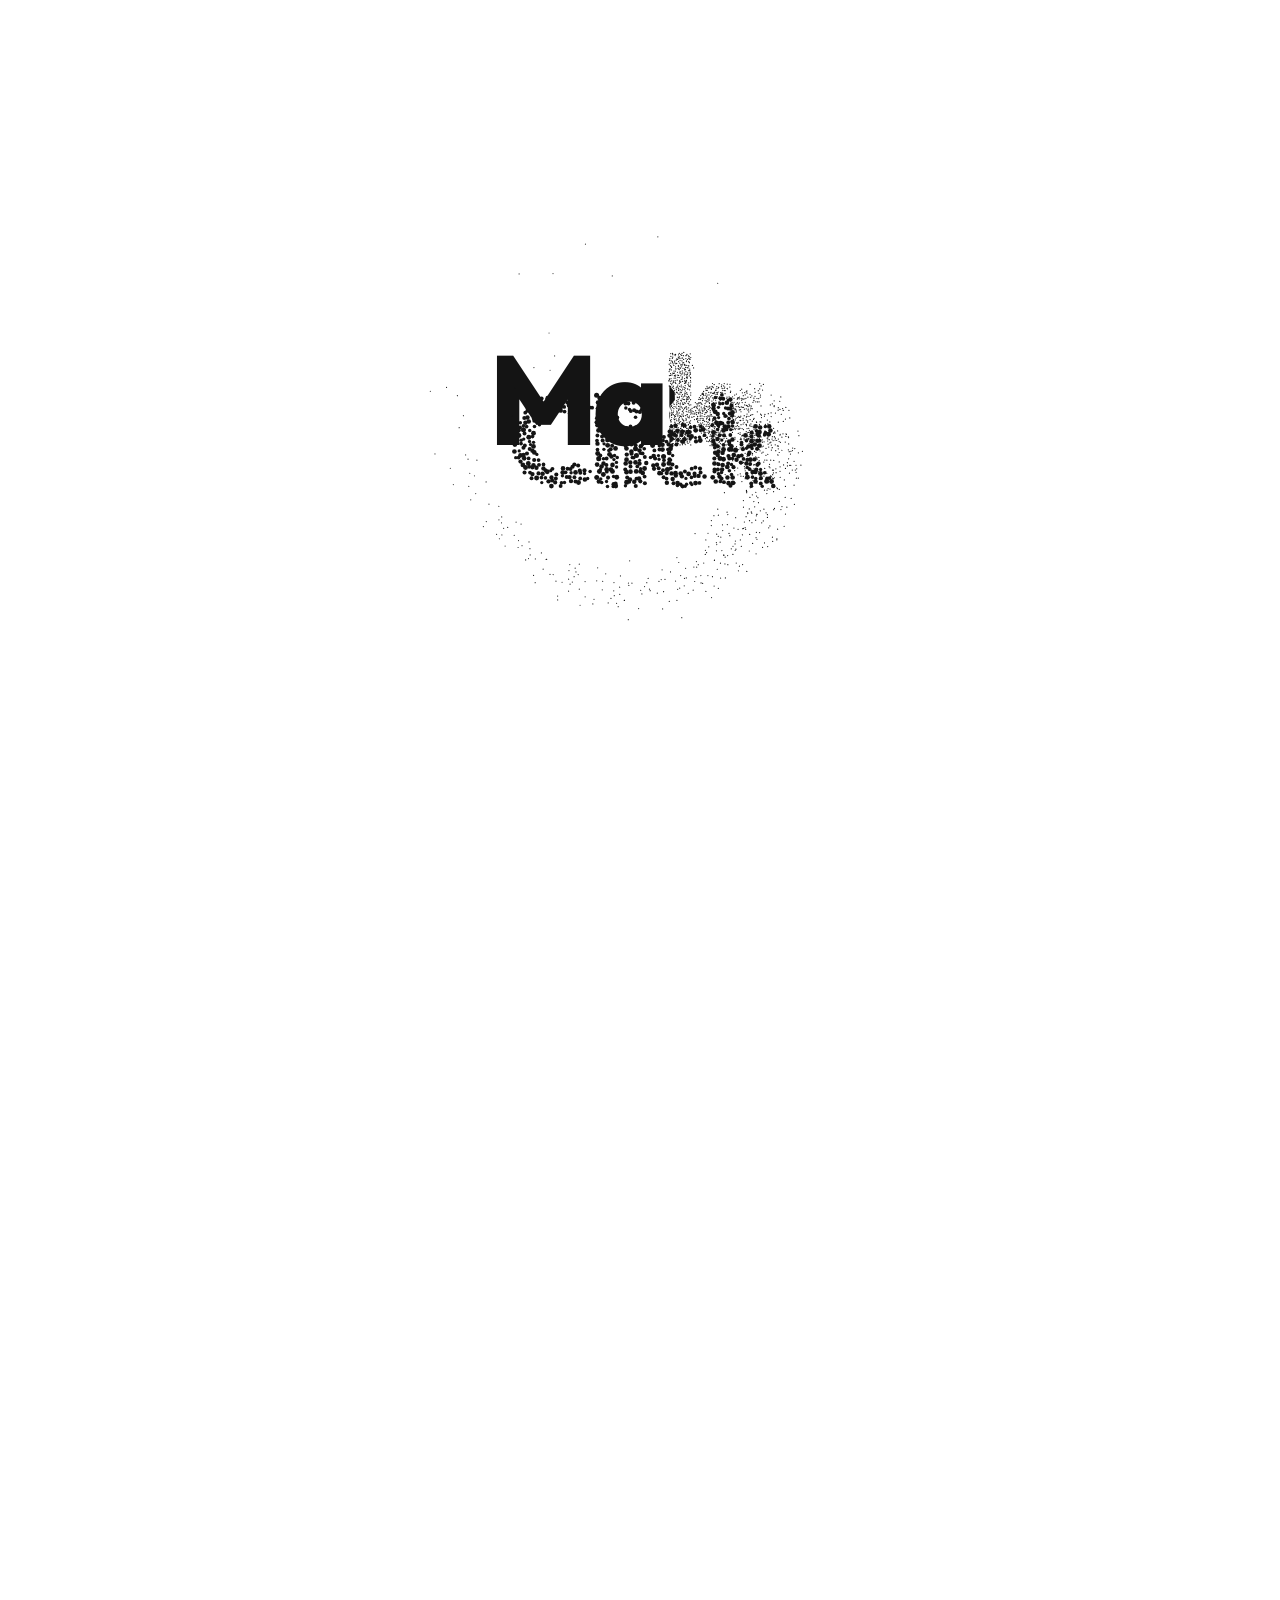
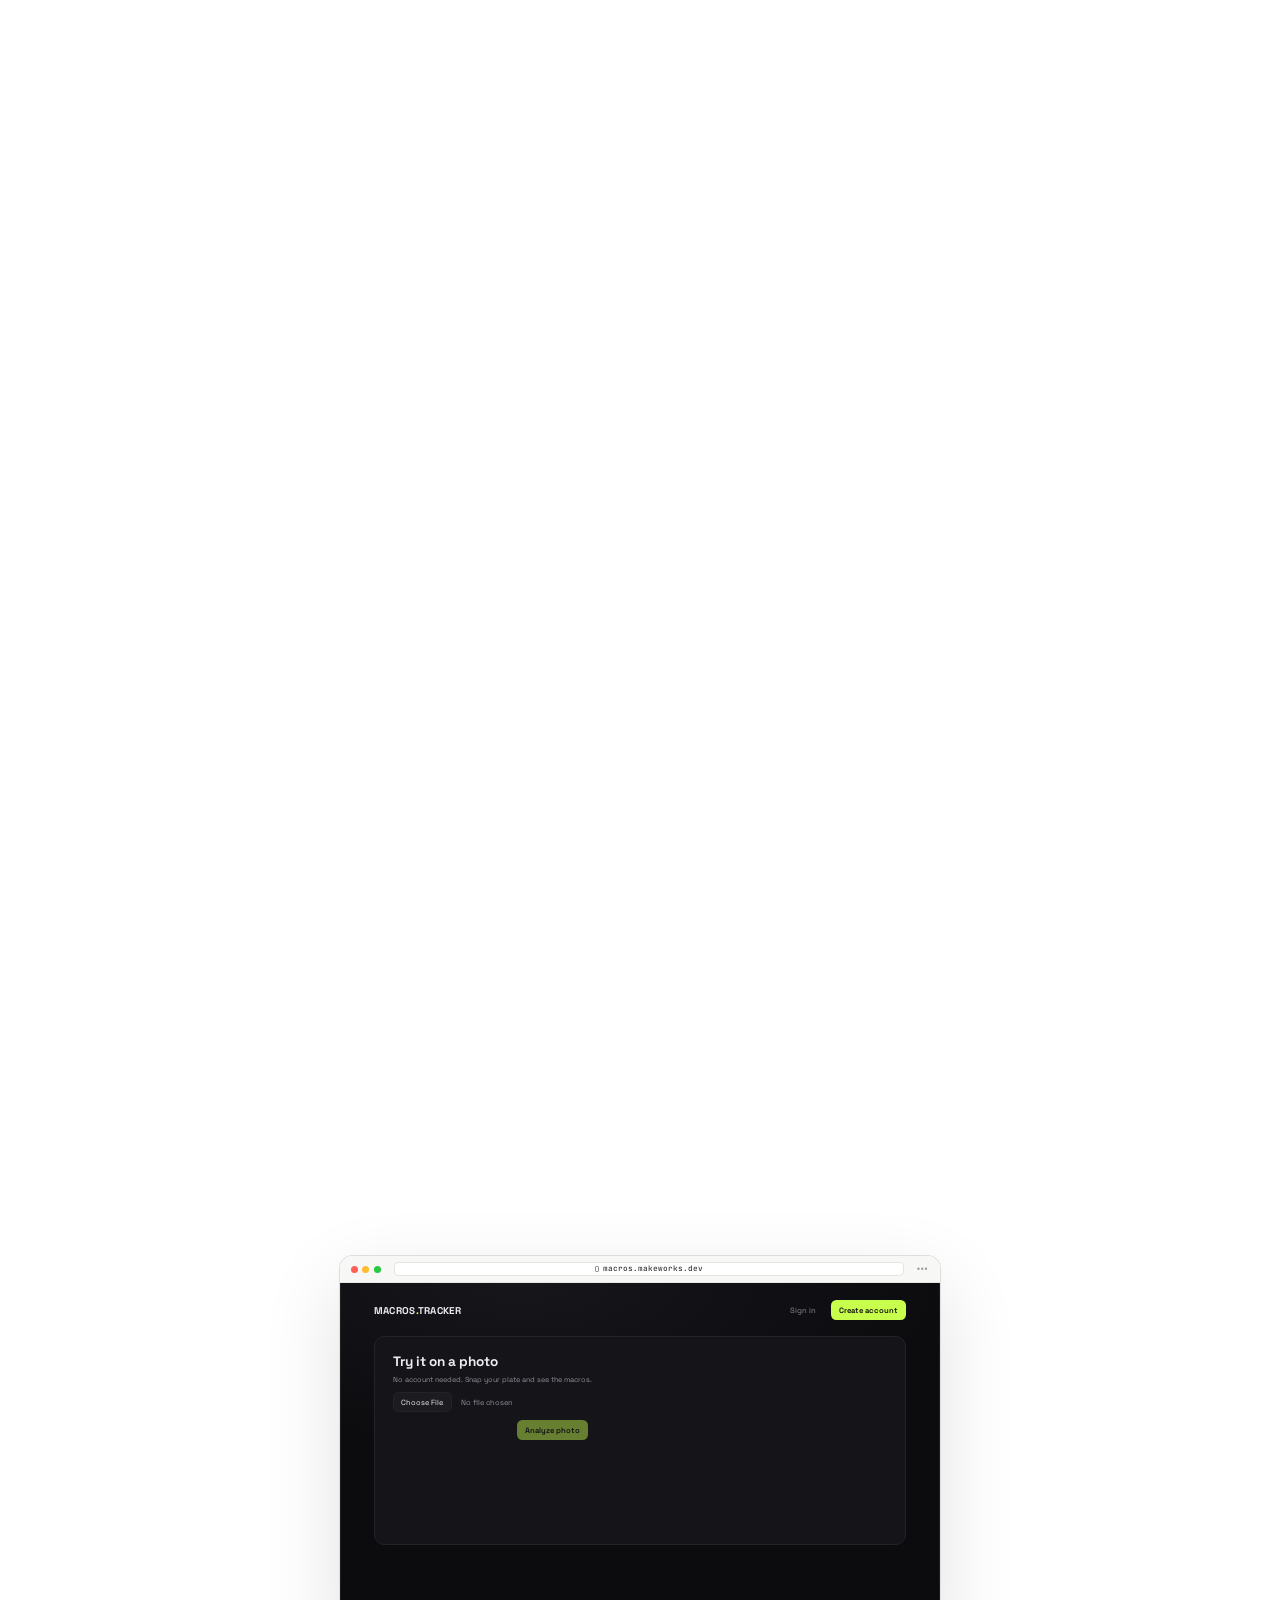
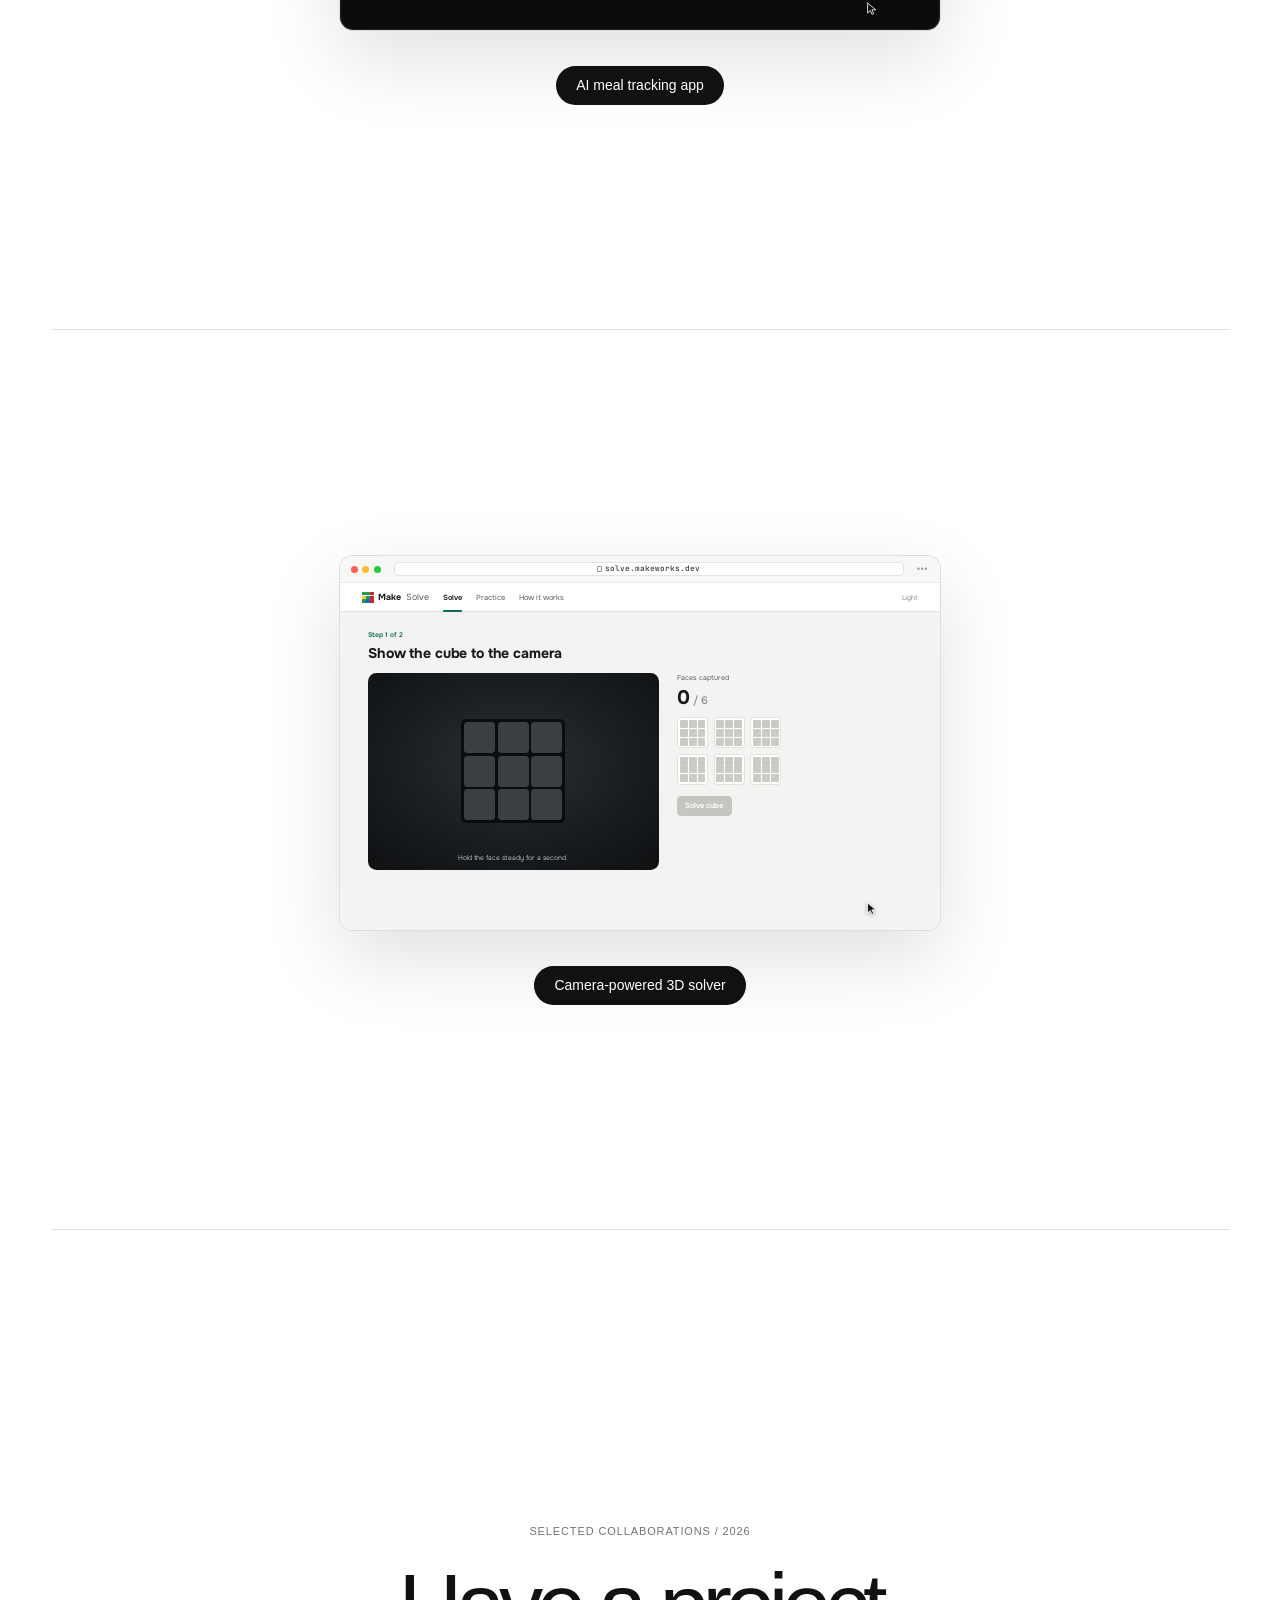
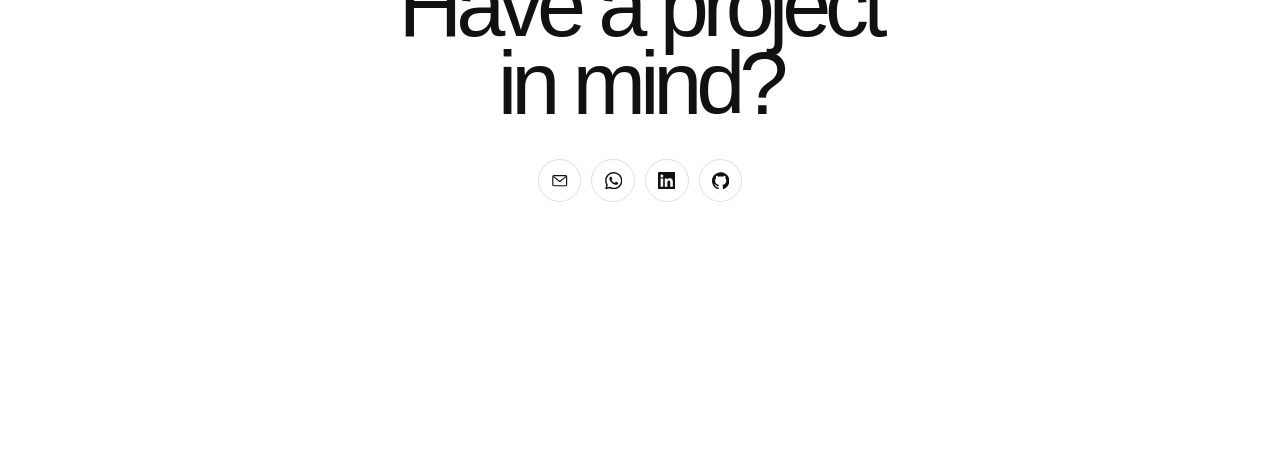
<file: index.html>
<!doctype html>
<html lang="en">
  <head>
    <meta charset="UTF-8" />
    <meta name="viewport" content="width=device-width, initial-scale=1" />
    <meta name="description" content="Myrza is a young developer from Kazakhstan building useful products with AI, computer vision and interactive web technology." />
    <title>Myrza - Young Developer from Kazakhstan</title>
    <link rel="preload" href="assets/portrait-dots.webp" as="image" />
    <link rel="preconnect" href="https://fonts.googleapis.com" />
    <link rel="preconnect" href="https://fonts.gstatic.com" crossorigin />
    <link href="https://fonts.googleapis.com/css2?family=Outfit:wght@800&family=Space+Grotesk:wght@400;500;600;700&family=Onest:wght@400;500;600;700&family=JetBrains+Mono:wght@500;700&display=swap" rel="stylesheet" />
    <link rel="stylesheet" href="styles.css?v=dock-circles2" />
    <link rel="stylesheet" href="demos.css?v=dock-circles2" />
  </head>
  <body>
    <main id="top">
      <section class="morph" id="intro" aria-label="Make transforms into Myrza's interactive portrait">
        <div class="morph-stage">
          <canvas id="morph-canvas" aria-hidden="true"></canvas>
          <button class="sound-gate" type="button" aria-label="Click to enter with sound" hidden></button>
          <div class="profile-info" aria-labelledby="profile-title">
            <p class="profile-label">YOUNG DEVELOPER FROM KAZAKHSTAN</p>
            <h1 id="profile-title">Myrza</h1>
            <p class="profile-copy">I build useful digital products.</p>
            <a class="text-link" href="#projects">Explore the projects <span aria-hidden="true">↓</span></a>
          </div>
        </div>
      </section>

      <section class="service-index" id="projects" aria-label="Selected projects">
        <button class="service-chapter project-macros" type="button" data-project="macros" aria-haspopup="dialog">
          <span class="service-visual project-browser" aria-hidden="true">
            <span class="demo" data-demo="macros">
              <span class="demo-bar"><span class="demo-lights"><i></i><i></i><i></i></span><span class="demo-url">macros.makeworks.dev</span><span class="demo-more">&bull;&bull;&bull;</span></span>
              <span class="demo-screen mt">
                <span class="mt-nav"><span class="mt-logo">MACROS<em>.</em>TRACKER</span><span class="mt-signin">Sign in</span><span class="mt-btn">Create account</span></span>
                <span class="mt-card">
                  <span class="mt-h">Try it on a photo</span>
                  <span class="mt-sub">No account needed. Snap your plate and see the macros.</span>
                  <span class="mt-file"><span class="mt-choose">Choose File</span><span class="mt-name">No file chosen</span></span>
                  <span class="mt-photo"><span class="mt-plate"></span><span class="mt-toast"></span><span class="mt-egg"></span><span class="mt-herb h1"></span><span class="mt-herb h2"></span><span class="mt-herb h3"></span></span>
                  <span class="mt-right">
                    <span class="mt-btn mt-analyze">Analyze photo</span>
                    <span class="mt-skeleton"></span>
                    <span class="mt-result">
                      <span class="mt-row"><b>Scrambled eggs on toast</b><span class="mt-conf">High confidence</span></span>
                      <span class="mt-grams">About 210 g</span>
                      <span class="mt-stats">
                        <span><b class="c-cal" data-to="412">0</b><small>kcal</small></span>
                        <span><b class="c-protein" data-to="21">0</b><small>protein, g</small></span>
                        <span><b class="c-fat" data-to="24">0</b><small>fat, g</small></span>
                        <span><b class="c-carbs" data-to="28">0</b><small>carbs, g</small></span>
                      </span>
                    </span>
                  </span>
                </span>
                <span class="demo-cursor"><svg viewBox="0 0 24 24"><path d="M5 2.5v17.2l4.6-4.3 2.9 6.6 2.9-1.3-2.9-6.5H19z" fill="#111" stroke="#fff" stroke-width="1.4" stroke-linejoin="round"/></svg></span>
              </span>
            </span>
          </span>
          <span class="service-pill">AI meal tracking app</span>
          <span class="service-hint">Open project</span>
        </button>

        <button class="service-chapter project-solver" type="button" data-project="solver" aria-haspopup="dialog">
          <span class="service-visual project-browser" aria-hidden="true">
            <span class="demo" data-demo="solver">
              <span class="demo-bar"><span class="demo-lights"><i></i><i></i><i></i></span><span class="demo-url">solve.makeworks.dev</span><span class="demo-more">&bull;&bull;&bull;</span></span>
              <span class="demo-screen ms">
                <span class="ms-nav"><span class="ms-logo"><span class="ms-icon"></span><b>Make</b><span>Solve</span></span><span class="ms-tab is-on">Solve</span><span class="ms-tab">Practice</span><span class="ms-tab">How it works</span><span class="ms-theme">Light</span></span>
                <span class="ms-body">
                  <span class="ms-view ms-scan">
                    <span class="ms-step">Step 1 of 2</span>
                    <span class="ms-h">Show the cube to the camera</span>
                    <span class="ms-grid">
                      <span class="ms-cam"><span class="ms-face"><span class="ms-frame"></span></span><span class="ms-hint">Hold the face steady for a second.</span></span>
                      <span class="ms-side">
                        <span class="ms-label">Faces captured</span>
                        <span class="ms-count"><span class="ms-n">0</span><small> / 6</small></span>
                        <span class="ms-chips"></span>
                        <span class="ms-btn">Solve cube</span>
                      </span>
                    </span>
                  </span>
                  <span class="ms-view ms-solve">
                    <span class="ms-step">Step 2 of 2</span>
                    <span class="ms-h">Follow the moves</span>
                    <span class="ms-grid">
                      <span class="ms-stage"><span class="ms-cube"><span class="ms-side3 ms-top"></span><span class="ms-side3 ms-front"></span><span class="ms-side3 ms-right"></span></span></span>
                      <span class="ms-panel">
                        <span class="ms-label ms-of">Move 1 of 8</span>
                        <span class="ms-move">R</span>
                        <span class="ms-say">Turn the right face clockwise</span>
                        <span class="ms-note">Keep the green center facing you.</span>
                        <span class="ms-strip"></span>
                      </span>
                    </span>
                  </span>
                </span>
                <span class="demo-cursor"><svg viewBox="0 0 24 24"><path d="M5 2.5v17.2l4.6-4.3 2.9 6.6 2.9-1.3-2.9-6.5H19z" fill="#111" stroke="#fff" stroke-width="1.4" stroke-linejoin="round"/></svg></span>
              </span>
            </span>
          </span>
          <span class="service-pill">Camera-powered 3D solver</span>
          <span class="service-hint">Open project</span>
        </button>
      </section>

      <section class="contact" id="contact" aria-labelledby="contact-title">
        <p>Selected collaborations / 2026</p>
        <h2 id="contact-title">Have a project<br />in mind?</h2>
        <div class="contact-links">
          <a class="contact-link" href="mailto:hello@makeworks.dev" aria-label="Email hello@makeworks.dev" title="Email hello@makeworks.dev"><svg viewBox="0 0 24 24" aria-hidden="true" fill="none" stroke="currentColor" stroke-width="1.6" stroke-linejoin="round"><rect x="2.5" y="5" width="19" height="14" rx="1.5"/><path d="m3 6 9 7 9-7"/></svg></a>
          <a class="contact-link" href="https://wa.me/77754987884" target="_blank" rel="noopener" aria-label="WhatsApp" title="WhatsApp"><svg viewBox="0 0 24 24" aria-hidden="true"><path fill="currentColor" d="M17.472 14.382c-.297-.149-1.758-.867-2.03-.967-.273-.099-.471-.148-.67.15-.197.297-.767.966-.94 1.164-.173.199-.347.223-.644.075-.297-.15-1.255-.463-2.39-1.475-.883-.788-1.48-1.761-1.653-2.059-.173-.297-.018-.458.13-.606.134-.133.298-.347.446-.52.149-.174.198-.298.298-.497.099-.198.05-.371-.025-.52-.075-.149-.669-1.612-.916-2.207-.242-.579-.487-.5-.669-.51-.173-.008-.371-.01-.57-.01-.198 0-.52.074-.792.372-.272.297-1.04 1.016-1.04 2.479 0 1.462 1.065 2.875 1.213 3.074.149.198 2.096 3.2 5.077 4.487.709.306 1.262.489 1.694.625.712.227 1.36.195 1.871.118.571-.085 1.758-.719 2.006-1.413.248-.694.248-1.289.173-1.413-.074-.124-.272-.198-.57-.347m-5.421 7.403h-.004a9.87 9.87 0 01-5.031-1.378l-.361-.214-3.741.982.998-3.648-.235-.374a9.86 9.86 0 01-1.51-5.26c.001-5.45 4.436-9.884 9.888-9.884 2.64 0 5.122 1.03 6.988 2.898a9.825 9.825 0 012.893 6.994c-.003 5.45-4.437 9.884-9.885 9.884m8.413-18.297A11.815 11.815 0 0012.05 0C5.495 0 .16 5.335.157 11.892c0 2.096.547 4.142 1.588 5.945L.057 24l6.305-1.654a11.882 11.882 0 005.683 1.448h.005c6.554 0 11.89-5.335 11.893-11.893a11.821 11.821 0 00-3.48-8.413Z"/></svg></a>
          <a class="contact-link" href="https://www.linkedin.com/in/myrza-sermaganbet-378316339/" target="_blank" rel="noopener" aria-label="LinkedIn" title="LinkedIn"><svg viewBox="0 0 24 24" aria-hidden="true"><path fill="currentColor" d="M20.447 20.452h-3.554v-5.569c0-1.328-.027-3.037-1.852-3.037-1.853 0-2.136 1.445-2.136 2.939v5.667H9.351V9h3.414v1.561h.046c.477-.9 1.637-1.85 3.37-1.85 3.601 0 4.267 2.37 4.267 5.455v6.286zM5.337 7.433c-1.144 0-2.063-.926-2.063-2.065 0-1.138.92-2.063 2.063-2.063 1.14 0 2.064.925 2.064 2.063 0 1.139-.925 2.065-2.064 2.065zm1.782 13.019H3.555V9h3.564v11.452zM22.225 0H1.771C.792 0 0 .774 0 1.729v20.542C0 23.227.792 24 1.771 24h20.451C23.2 24 24 23.227 24 22.271V1.729C24 .774 23.2 0 22.222 0h.003z"/></svg></a>
          <a class="contact-link" href="https://github.com/Myrrzec" target="_blank" rel="noopener" aria-label="GitHub" title="GitHub"><svg viewBox="0 0 24 24" aria-hidden="true"><path fill="currentColor" d="M12 .297c-6.63 0-12 5.373-12 12 0 5.303 3.438 9.8 8.205 11.385.6.113.82-.258.82-.577 0-.285-.01-1.04-.015-2.04-3.338.724-4.042-1.61-4.042-1.61C4.422 18.07 3.633 17.7 3.633 17.7c-1.087-.744.084-.729.084-.729 1.205.084 1.838 1.236 1.838 1.236 1.07 1.835 2.809 1.305 3.495.998.108-.776.417-1.305.76-1.605-2.665-.3-5.466-1.332-5.466-5.93 0-1.31.465-2.38 1.235-3.22-.135-.303-.54-1.523.105-3.176 0 0 1.005-.322 3.3 1.23.96-.267 1.98-.399 3-.405 1.02.006 2.04.138 3 .405 2.28-1.552 3.285-1.23 3.285-1.23.645 1.653.24 2.873.12 3.176.765.84 1.23 1.91 1.23 3.22 0 4.61-2.805 5.625-5.475 5.92.42.36.81 1.096.81 2.22 0 1.606-.015 2.896-.015 3.286 0 .315.21.69.825.57C20.565 22.092 24 17.592 24 12.297c0-6.627-5.373-12-12-12"/></svg></a>
        </div>
      </section>
    </main>


    <nav class="bottom-dock" aria-label="Page navigation">
      <a class="dock-icon" href="mailto:hello@makeworks.dev" aria-label="Email hello@makeworks.dev" title="Email hello@makeworks.dev"><svg viewBox="0 0 24 24" aria-hidden="true" fill="none" stroke="currentColor" stroke-width="1.6" stroke-linejoin="round"><rect x="2.5" y="5" width="19" height="14" rx="1.5"/><path d="m3 6 9 7 9-7"/></svg></a>
      <a class="dock-icon" href="https://wa.me/77754987884" target="_blank" rel="noopener" aria-label="WhatsApp" title="WhatsApp"><svg viewBox="0 0 24 24" aria-hidden="true"><path fill="currentColor" d="M17.472 14.382c-.297-.149-1.758-.867-2.03-.967-.273-.099-.471-.148-.67.15-.197.297-.767.966-.94 1.164-.173.199-.347.223-.644.075-.297-.15-1.255-.463-2.39-1.475-.883-.788-1.48-1.761-1.653-2.059-.173-.297-.018-.458.13-.606.134-.133.298-.347.446-.52.149-.174.198-.298.298-.497.099-.198.05-.371-.025-.52-.075-.149-.669-1.612-.916-2.207-.242-.579-.487-.5-.669-.51-.173-.008-.371-.01-.57-.01-.198 0-.52.074-.792.372-.272.297-1.04 1.016-1.04 2.479 0 1.462 1.065 2.875 1.213 3.074.149.198 2.096 3.2 5.077 4.487.709.306 1.262.489 1.694.625.712.227 1.36.195 1.871.118.571-.085 1.758-.719 2.006-1.413.248-.694.248-1.289.173-1.413-.074-.124-.272-.198-.57-.347m-5.421 7.403h-.004a9.87 9.87 0 01-5.031-1.378l-.361-.214-3.741.982.998-3.648-.235-.374a9.86 9.86 0 01-1.51-5.26c.001-5.45 4.436-9.884 9.888-9.884 2.64 0 5.122 1.03 6.988 2.898a9.825 9.825 0 012.893 6.994c-.003 5.45-4.437 9.884-9.885 9.884m8.413-18.297A11.815 11.815 0 0012.05 0C5.495 0 .16 5.335.157 11.892c0 2.096.547 4.142 1.588 5.945L.057 24l6.305-1.654a11.882 11.882 0 005.683 1.448h.005c6.554 0 11.89-5.335 11.893-11.893a11.821 11.821 0 00-3.48-8.413Z"/></svg></a>
      <div class="dock-pill">
        <span class="dock-indicator" aria-hidden="true"></span>
        <a href="#top" data-section="intro">Home</a>
        <a href="#projects" data-section="projects">Projects</a>
        <a class="dock-primary" href="#contact" data-section="contact">Contact</a>
      </div>
      <a class="dock-icon" href="https://www.linkedin.com/in/myrza-sermaganbet-378316339/" target="_blank" rel="noopener" aria-label="LinkedIn" title="LinkedIn"><svg viewBox="0 0 24 24" aria-hidden="true"><path fill="currentColor" d="M20.447 20.452h-3.554v-5.569c0-1.328-.027-3.037-1.852-3.037-1.853 0-2.136 1.445-2.136 2.939v5.667H9.351V9h3.414v1.561h.046c.477-.9 1.637-1.85 3.37-1.85 3.601 0 4.267 2.37 4.267 5.455v6.286zM5.337 7.433c-1.144 0-2.063-.926-2.063-2.065 0-1.138.92-2.063 2.063-2.063 1.14 0 2.064.925 2.064 2.063 0 1.139-.925 2.065-2.064 2.065zm1.782 13.019H3.555V9h3.564v11.452zM22.225 0H1.771C.792 0 0 .774 0 1.729v20.542C0 23.227.792 24 1.771 24h20.451C23.2 24 24 23.227 24 22.271V1.729C24 .774 23.2 0 22.222 0h.003z"/></svg></a>
      <a class="dock-icon" href="https://github.com/Myrrzec" target="_blank" rel="noopener" aria-label="GitHub" title="GitHub"><svg viewBox="0 0 24 24" aria-hidden="true"><path fill="currentColor" d="M12 .297c-6.63 0-12 5.373-12 12 0 5.303 3.438 9.8 8.205 11.385.6.113.82-.258.82-.577 0-.285-.01-1.04-.015-2.04-3.338.724-4.042-1.61-4.042-1.61C4.422 18.07 3.633 17.7 3.633 17.7c-1.087-.744.084-.729.084-.729 1.205.084 1.838 1.236 1.838 1.236 1.07 1.835 2.809 1.305 3.495.998.108-.776.417-1.305.76-1.605-2.665-.3-5.466-1.332-5.466-5.93 0-1.31.465-2.38 1.235-3.22-.135-.303-.54-1.523.105-3.176 0 0 1.005-.322 3.3 1.23.96-.267 1.98-.399 3-.405 1.02.006 2.04.138 3 .405 2.28-1.552 3.285-1.23 3.285-1.23.645 1.653.24 2.873.12 3.176.765.84 1.23 1.91 1.23 3.22 0 4.61-2.805 5.625-5.475 5.92.42.36.81 1.096.81 2.22 0 1.606-.015 2.896-.015 3.286 0 .315.21.69.825.57C20.565 22.092 24 17.592 24 12.297c0-6.627-5.373-12-12-12"/></svg></a>
    </nav>

    <dialog class="service-dialog" id="project-macros" aria-labelledby="macros-title">
      <div class="dialog-shell">
        <button class="dialog-close" type="button" data-close-dialog aria-label="Close project">Close</button>
        <div class="dialog-intro">
          <p class="dialog-index">01 / AI PRODUCT</p>
          <h2 id="macros-title">A nutrition app that understands a meal from one photo.</h2>
          <div class="dialog-summary">
            <p>Users photograph their food, review the AI estimate and save calories, protein, fat and carbs to a personal diary.</p>
            <a class="project-visit" href="https://macros.makeworks.dev" target="_blank" rel="noopener">Visit website <span>↗</span></a>
          </div>
        </div>
        <div class="dialog-grid">
          <article><span>01</span><h3>Vision</h3><p>Claude Vision identifies dishes, portions and nutritional values from a meal photo.</p></article>
          <article><span>02</span><h3>Product</h3><p>Daily targets, editable meals, progress rings and seven-day advice in one flow.</p></article>
          <article><span>03</span><h3>Stack</h3><p>React, TypeScript, FastAPI, PostgreSQL and a structured Claude API response.</p></article>
        </div>
      </div>
    </dialog>

    <dialog class="service-dialog" id="project-solver" aria-labelledby="solver-title">
      <div class="dialog-shell">
        <button class="dialog-close" type="button" data-close-dialog aria-label="Close project">Close</button>
        <div class="dialog-intro">
          <p class="dialog-index">02 / COMPUTER VISION + 3D</p>
          <h2 id="solver-title">A camera-guided Rubik's Cube solver with an interactive 3D teacher.</h2>
          <div class="dialog-summary">
            <p>The browser reads six cube faces, validates the state and explains every move through a synchronized 3D model.</p>
            <a class="project-visit" href="https://solve.makeworks.dev" target="_blank" rel="noopener">Visit website <span>↗</span></a>
          </div>
        </div>
        <div class="dialog-grid">
          <article><span>01</span><h3>Camera</h3><p>In-browser detection finds the 3×3 grid and reads colors without uploading the video.</p></article>
          <article><span>02</span><h3>Solver</h3><p>Beginner and CFOP methods validate the cube and prove the generated solution.</p></article>
          <article><span>03</span><h3>3D</h3><p>Three.js animates each move with notation, plain-language guidance and playback.</p></article>
        </div>
      </div>
    </dialog>

    <script src="script.js?v=dock-circles2"></script>
    <script src="demos.js?v=dock-circles2"></script>
  </body>
</html>
</file>
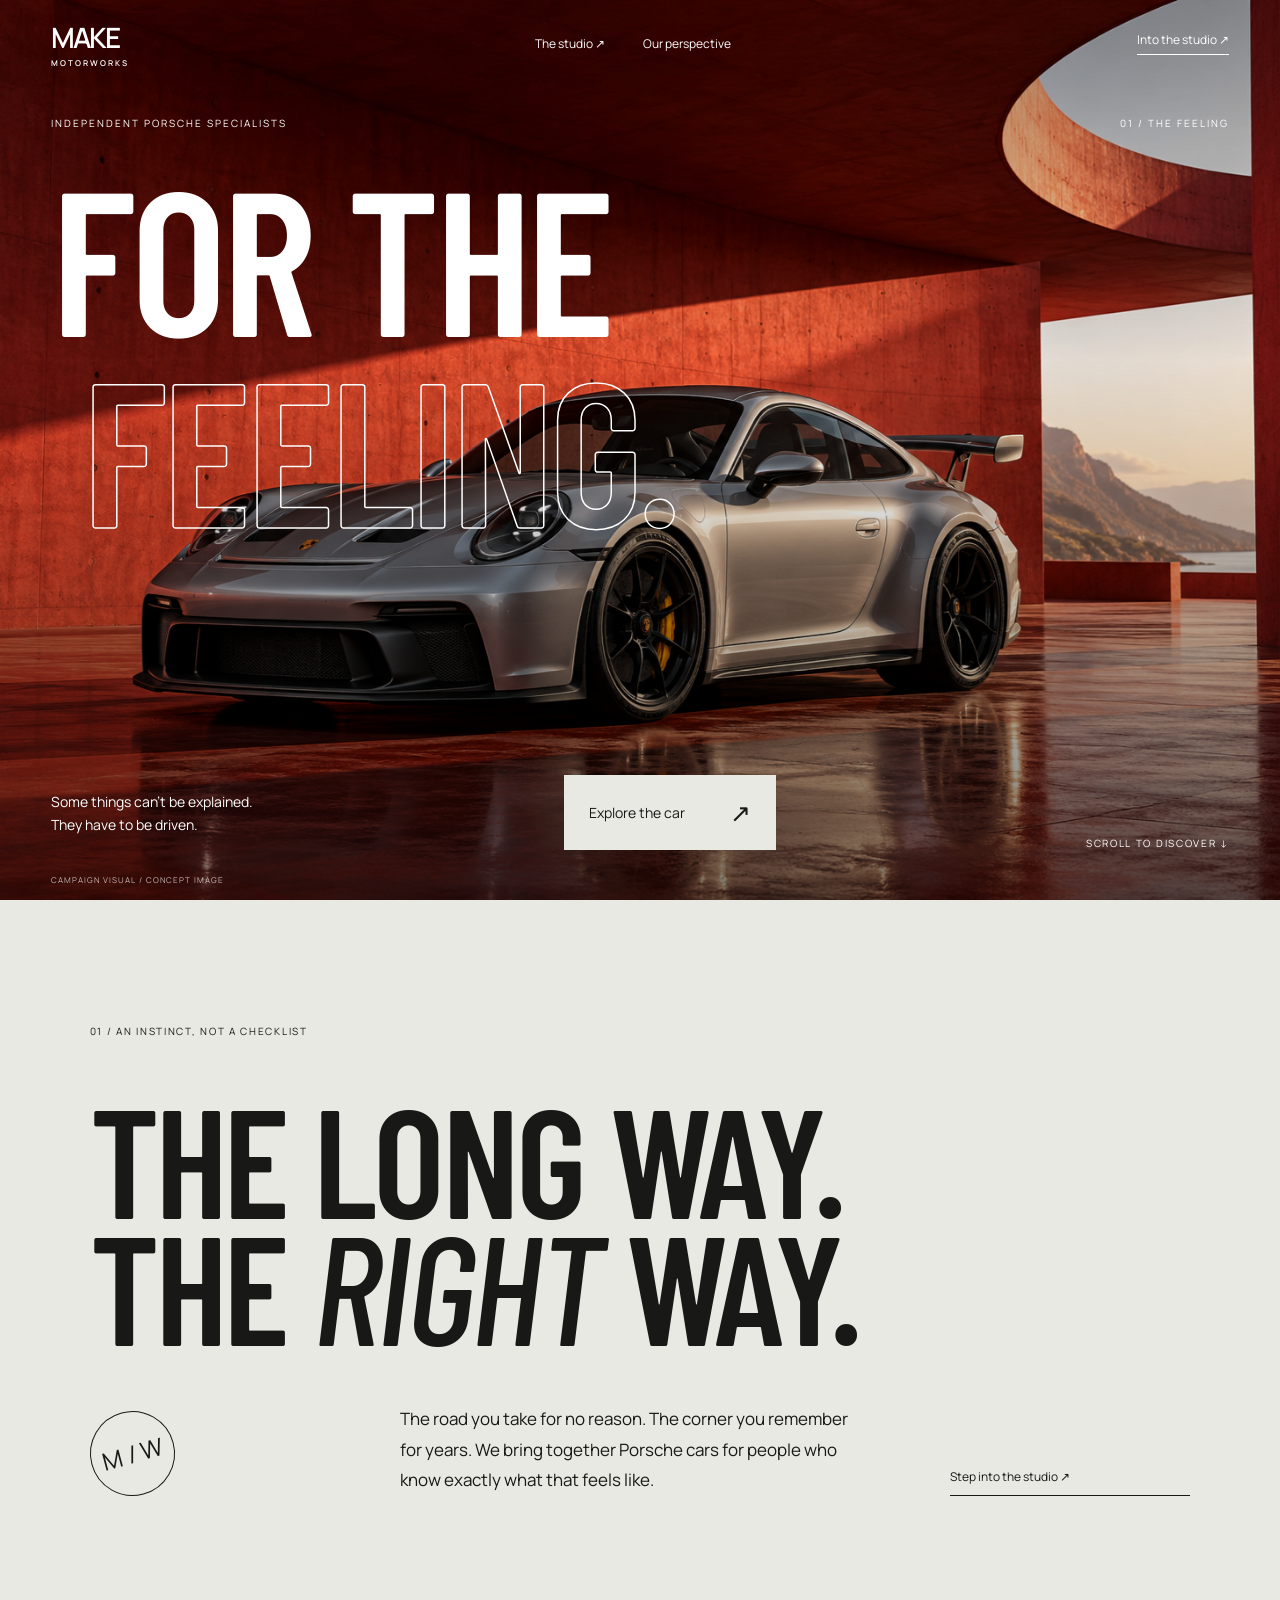
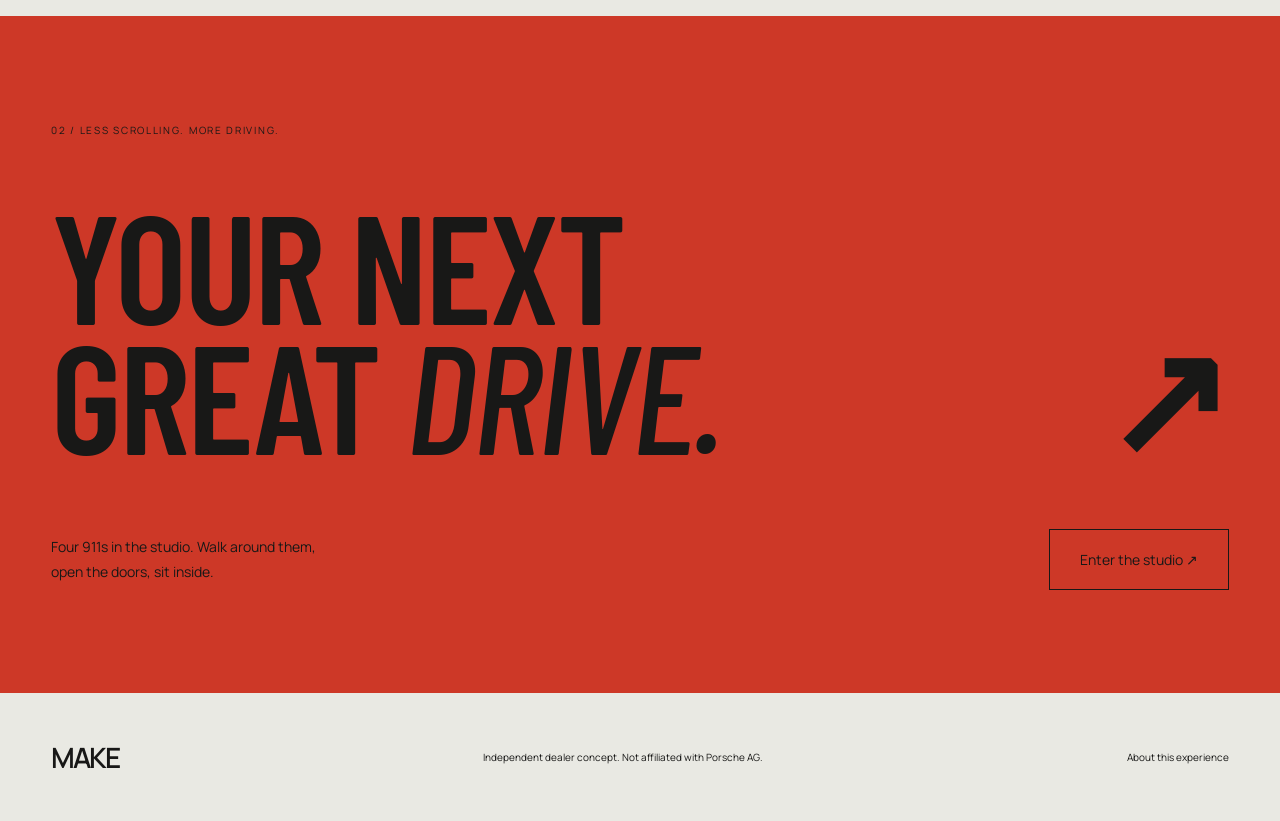
<file: motorworks/index.html>
<!doctype html><html lang="en"><head><meta charset="utf-8"><meta name="viewport" content="width=device-width,initial-scale=1"><title>Make Motorworks | For the feeling.</title><link rel="icon" href="./favicon.svg"><link href="https://fonts.googleapis.com/css2?family=Barlow+Condensed:wght@500;600;700&family=Manrope:wght@400;500;600&display=swap" rel="stylesheet"><link rel="stylesheet" href="./editorial.css"><script type="importmap">{"imports":{"three":"./vendor/three/build/three.module.min.js","three/addons/":"./vendor/three/examples/jsm/","gsap":"./vendor/gsap/index.js"}}</script></head><body><header class="over"><a class="logo" href="./">MAKE<span> MOTORWORKS</span></a><nav><a href="#studio" data-studio>The studio ↗</a><a href="#philosophy">Our perspective</a></nav><a class="menu" href="#studio" data-studio>Into the studio ↗</a></header><main><section class="hero-scene"><img class="hero-image" src="./images/halden-campaign.png" alt="Silver sports car in a sculptural red pavilion"><div class="hero-top"><span>INDEPENDENT PORSCHE SPECIALISTS</span><span>01 / THE FEELING</span></div><h1><span class="h1-line">FOR THE</span><span class="h1-line outline">FEELING.</span></h1><div class="hero-bottom"><p>Some things can't be explained.<br>They have to be driven.</p><button class="round-link" id="explore" type="button" aria-controls="showroom">Explore the car <span aria-hidden="true">↗</span></button><span class="scroll">SCROLL TO DISCOVER ↓</span></div><small class="image-label">CAMPAIGN VISUAL / CONCEPT IMAGE</small><p class="explore-note" id="explore-note" role="status" hidden></p><div class="showroom" id="showroom" role="region" aria-label="3D studio" hidden><div class="showroom-stage"></div><div class="showroom-hotspots is-hidden"></div><div class="showroom-top"><div class="showroom-cars"><div class="showroom-cars-row" role="group" aria-label="Choose a car"></div><p class="showroom-cars-status" role="status"></p></div><div class="showroom-top-links"><a href="./experience">About this experience ↗</a><button type="button" class="showroom-close">Close the studio <span aria-hidden="true">✕</span></button></div></div><div class="showroom-caption" aria-live="polite"><p class="eyebrow" data-eyebrow></p><h2 data-title tabindex="-1"></h2><p data-text></p><button type="button" class="showroom-action" hidden></button></div><div class="showroom-side"><dl class="showroom-specs" aria-label="Specifications" hidden></dl><nav class="showroom-menu" aria-label="Views of the car"><ol></ol><button type="button" class="showroom-reset">Reset car and view <span aria-hidden="true">↺</span></button></nav></div><button type="button" class="showroom-exit" hidden>Step out of the car <span aria-hidden="true">↙</span></button></div><div class="studio-curtain" id="studio-curtain"><p class="curtain-title" aria-hidden="true"><span class="curtain-line">INTO THE</span><span class="curtain-line outline">STUDIO.</span></p><div class="curtain-status" role="status"><p class="curtain-label"></p><div class="curtain-bar" hidden><span></span></div></div><div class="curtain-error" role="alert" hidden><p class="curtain-label">The 3D model didn&#39;t load.</p><p class="curtain-detail"></p><div><button type="button" class="curtain-retry">Try again</button><button type="button" class="curtain-back">Back to the photo</button></div></div></div></section><section class="manifesto" id="philosophy"><span class="eyebrow">01 / AN INSTINCT, NOT A CHECKLIST</span><h2>THE LONG WAY.<br>THE <i>RIGHT</i> WAY.</h2><div class="manifesto-bottom"><span class="seal">M / W</span><p>The road you take for no reason. The corner you remember for years. We bring together Porsche cars for people who know exactly what that feels like.</p><a href="#studio" data-studio>Step into the studio ↗</a></div></section><section class="closing"><p class="eyebrow">02 / LESS SCROLLING. MORE DRIVING.</p><a href="#studio" data-studio>YOUR NEXT<br>GREAT <i>DRIVE.</i><span>↗</span></a><div><p>Four 911s in the studio. Walk around them,<br>open the doors, sit inside.</p><a class="outline" href="#studio" data-studio>Enter the studio ↗</a></div></section></main><footer><a class="logo" href="./">MAKE</a><p>Independent dealer concept. Not affiliated with Porsche AG.</p><div><a href="./experience">About this experience</a></div></footer><script type="module" src="./editorial.js"></script></body></html>
</file>
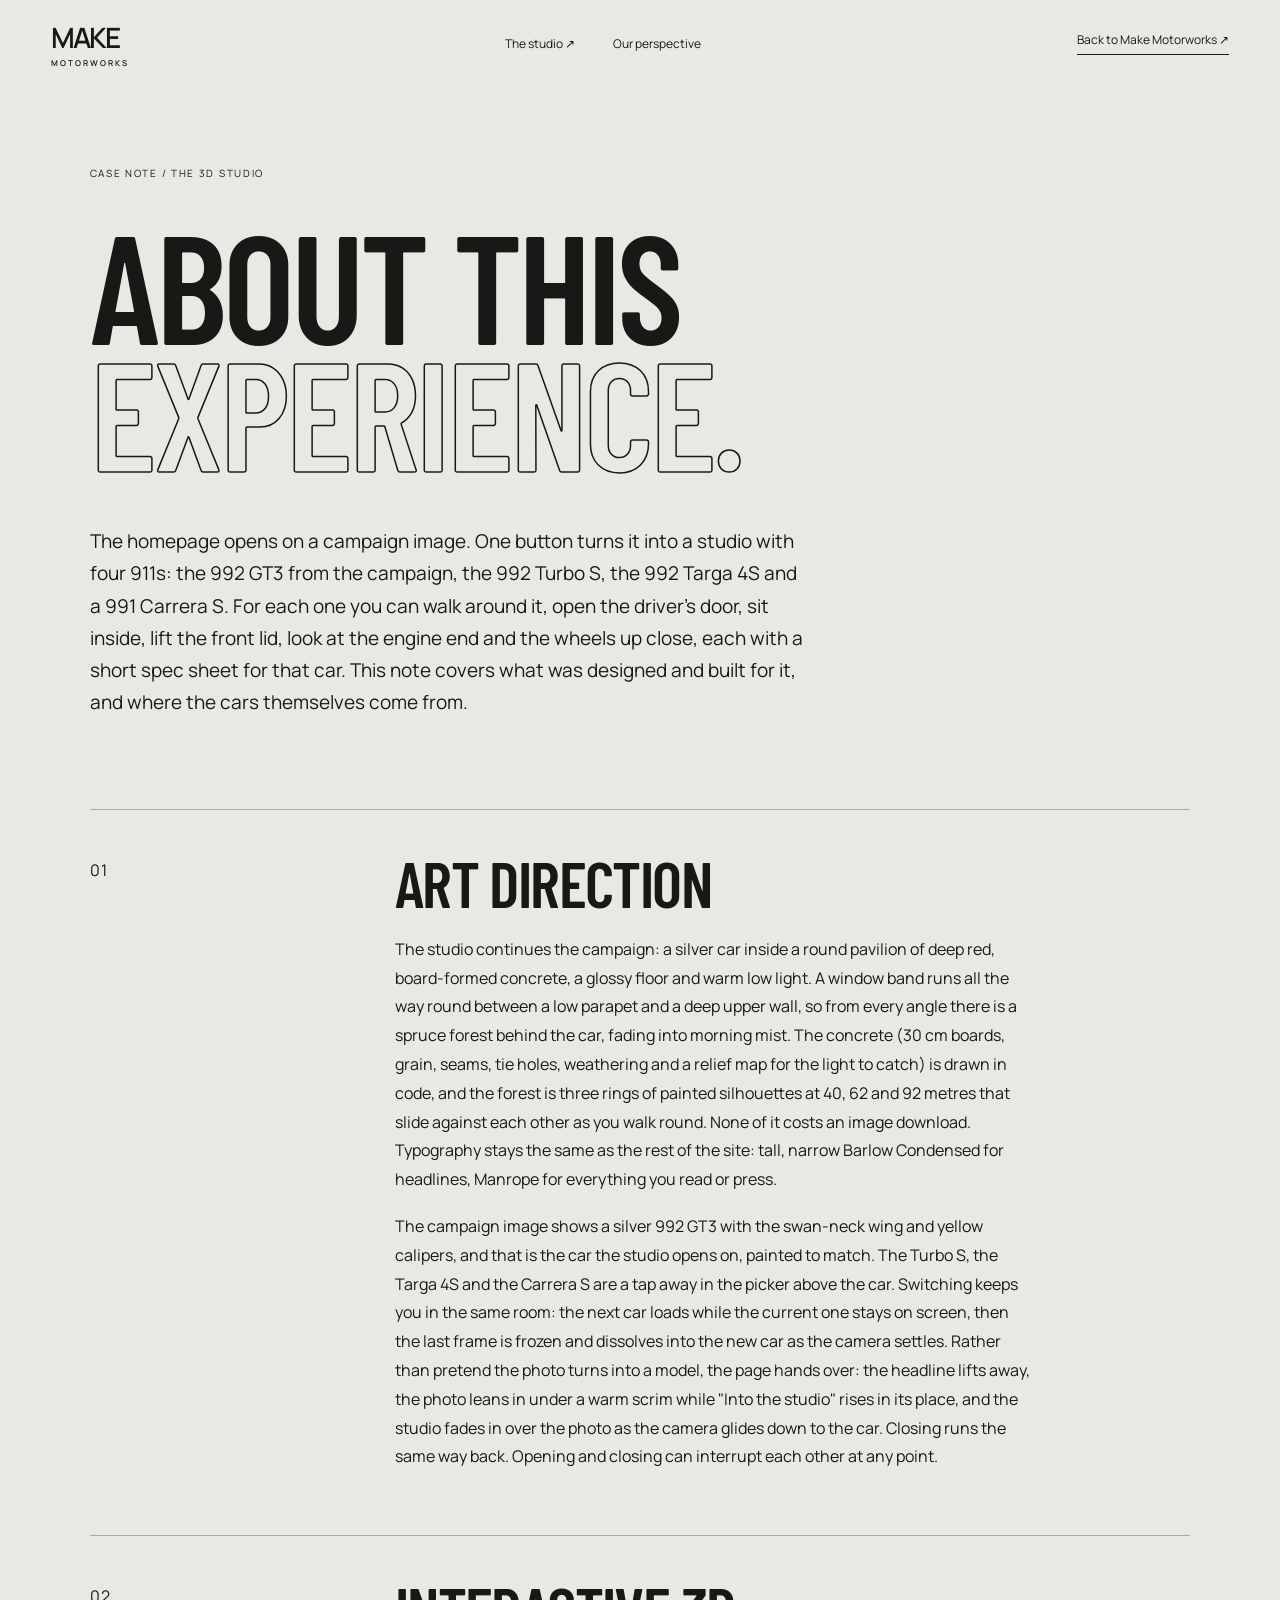
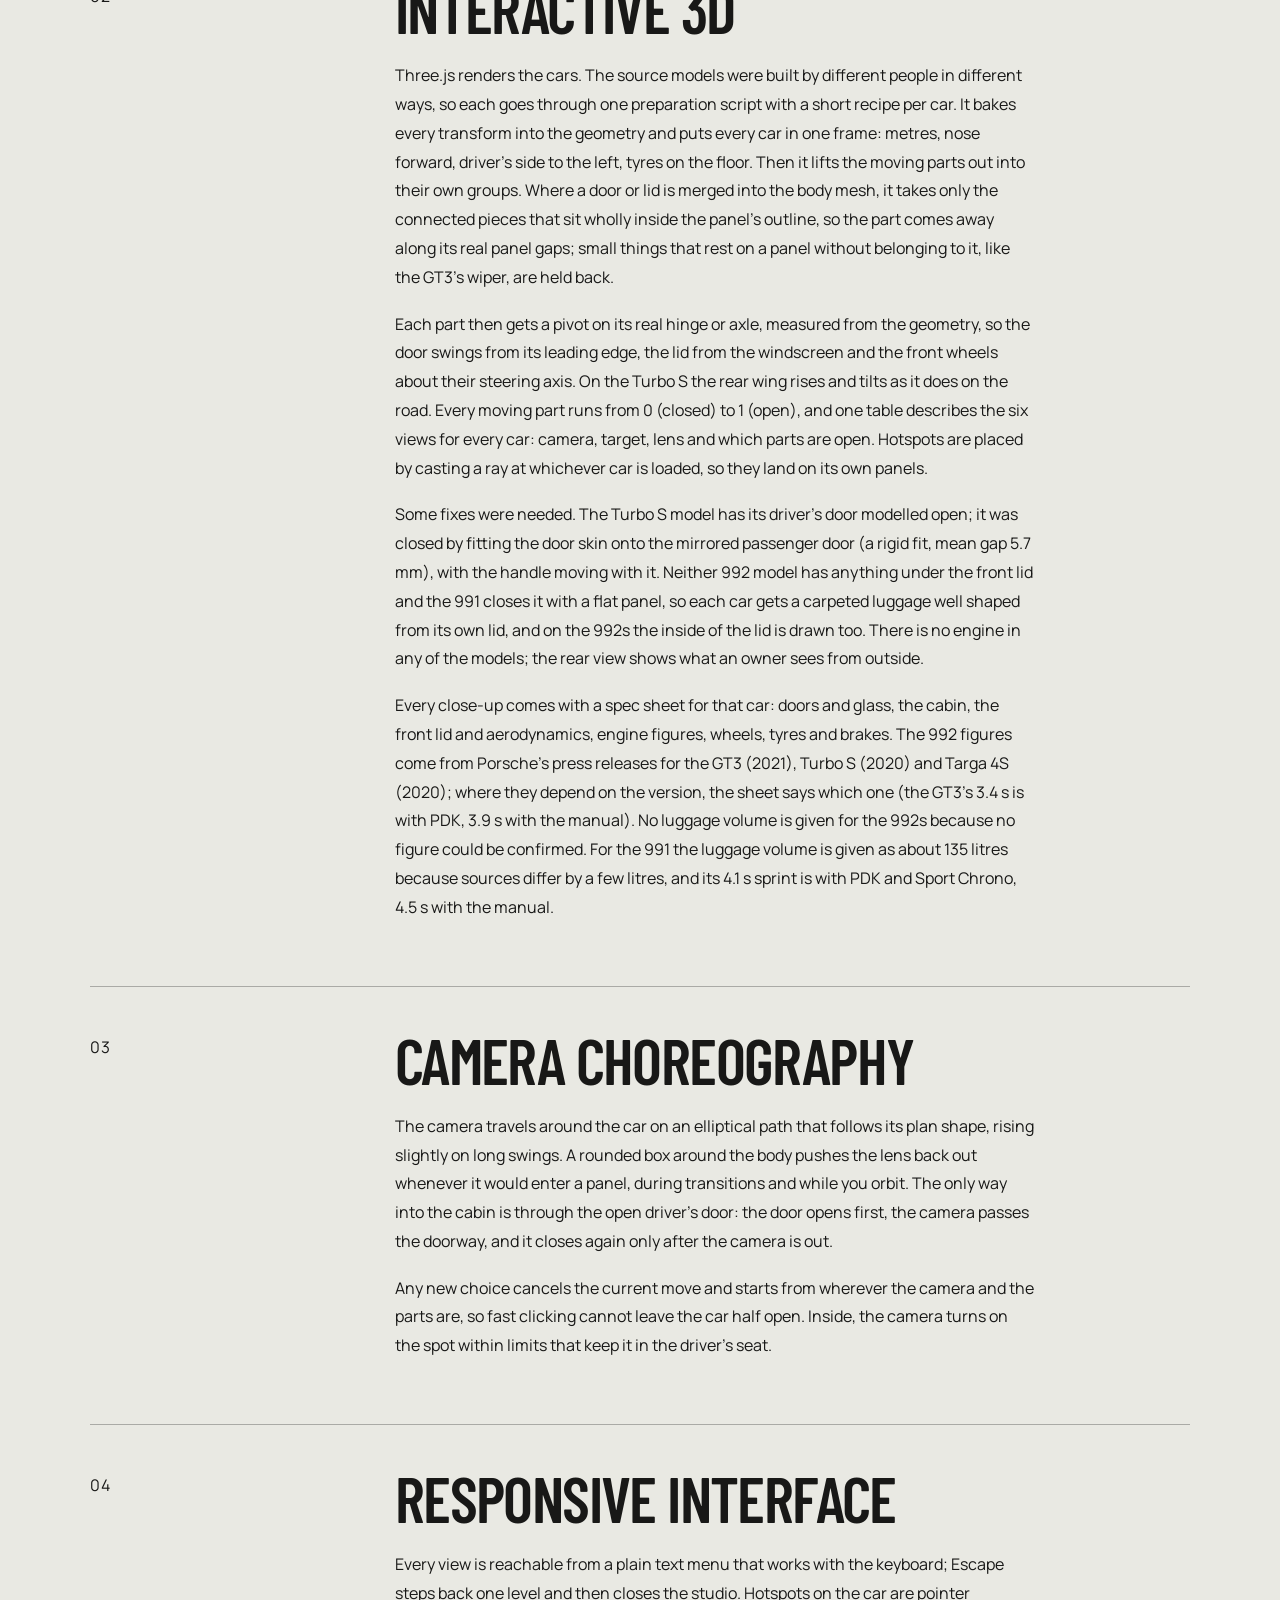
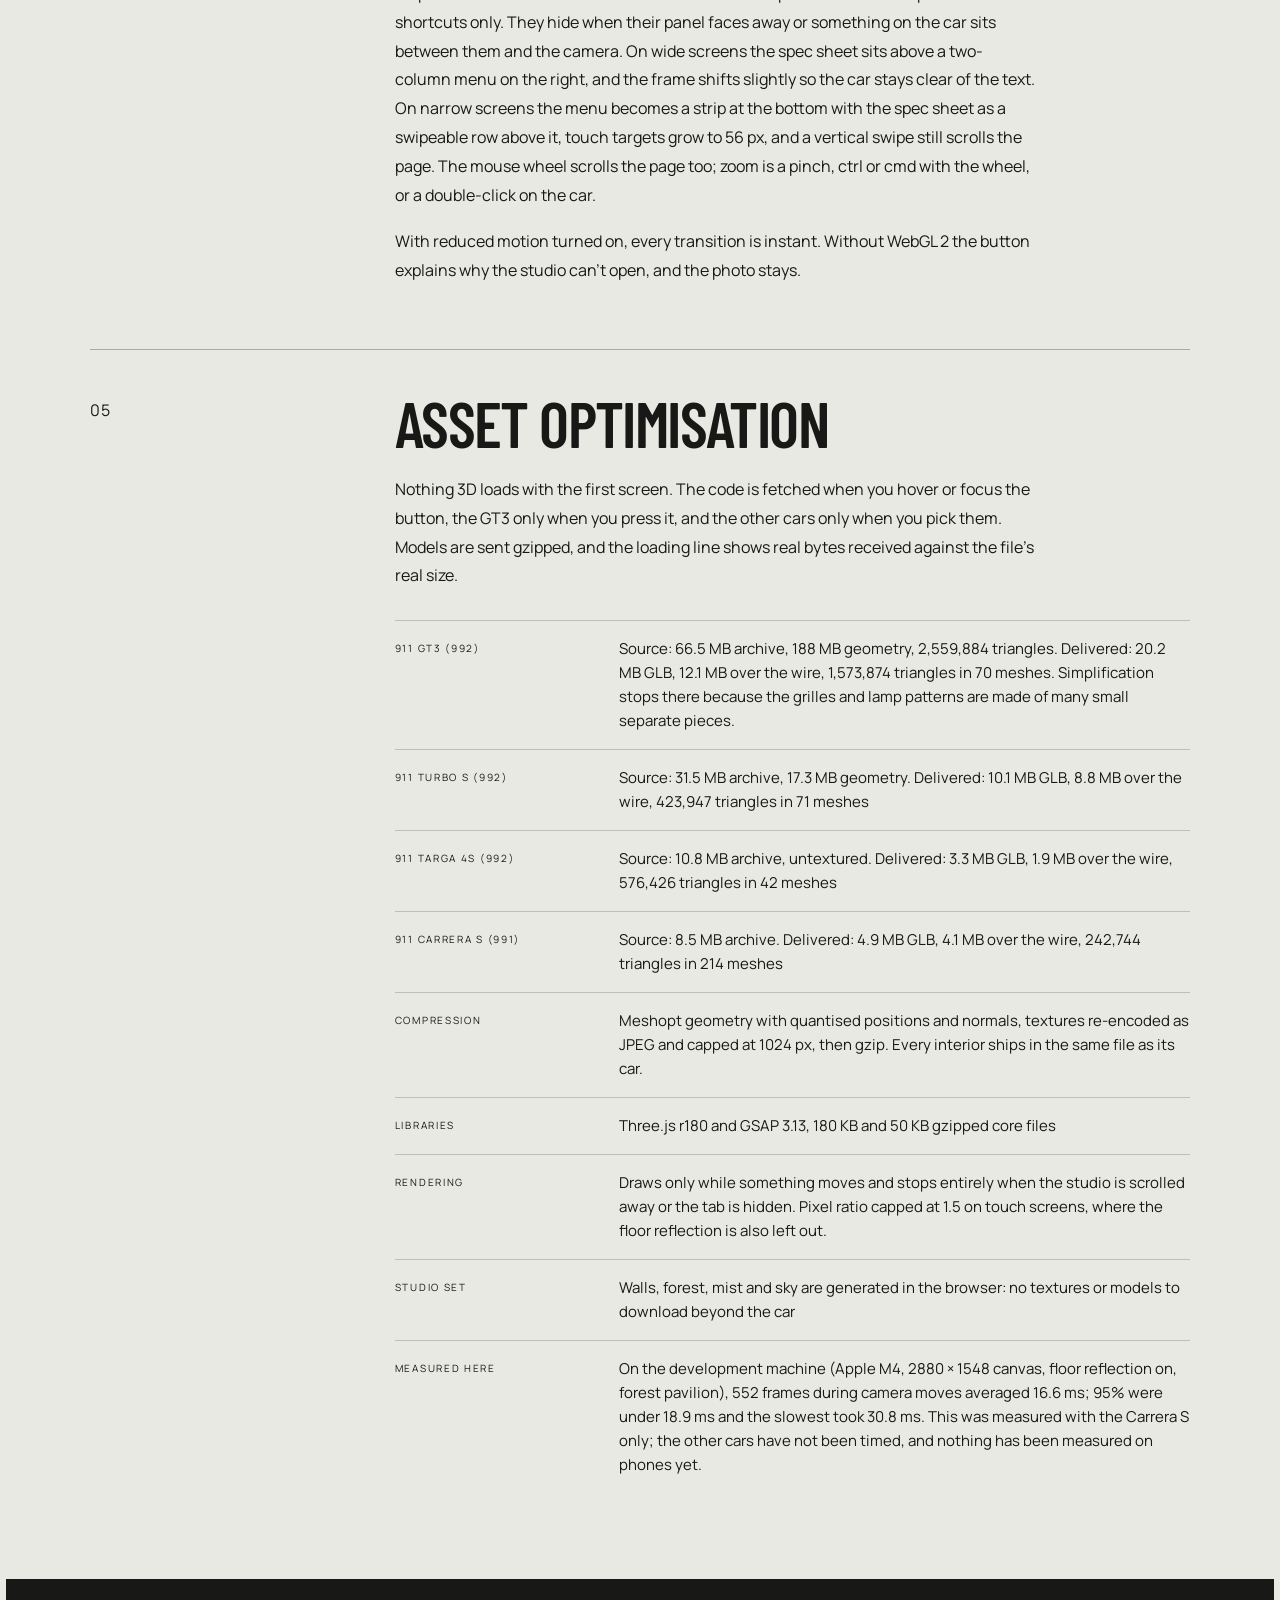
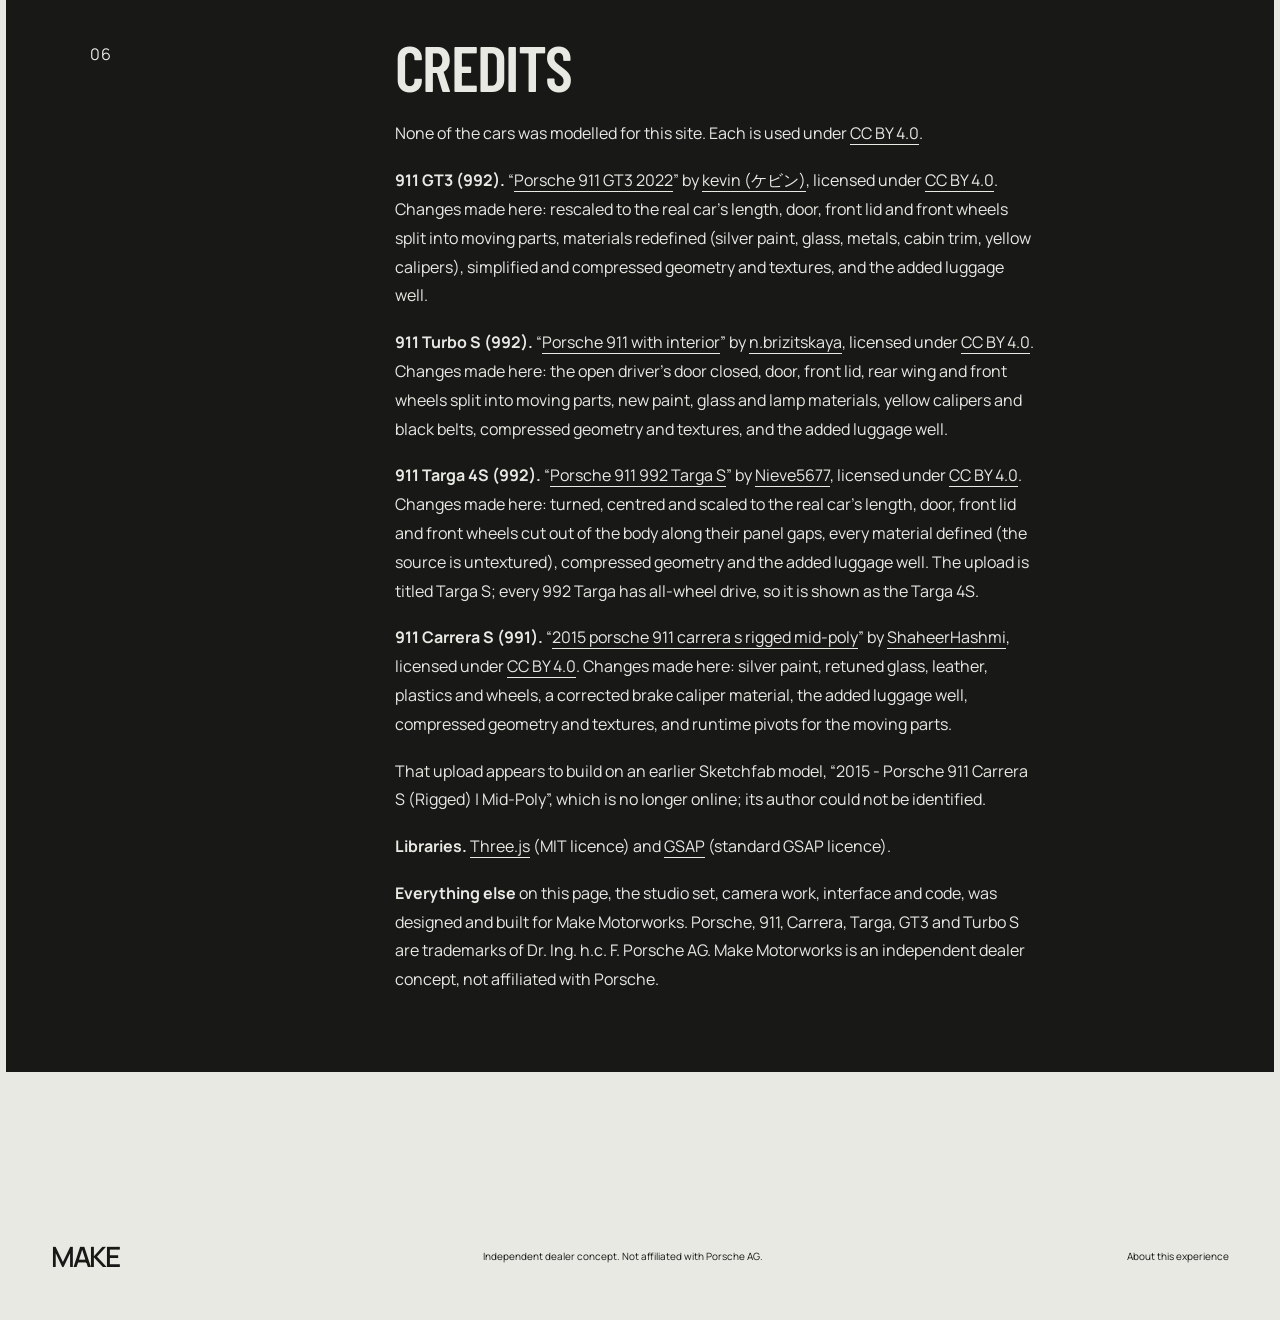
<file: motorworks/experience.html>
<!doctype html>
<html lang="en">
<head>
  <meta charset="utf-8">
  <meta name="viewport" content="width=device-width,initial-scale=1">
  <title>About this experience | Make Motorworks</title>
  <meta name="description" content="How the Make Motorworks 3D studio was put together: art direction, interactive 3D, camera choreography, interface and asset optimisation, with credits for the 3D models.">
  <link rel="icon" href="./favicon.svg">
  <link href="https://fonts.googleapis.com/css2?family=Barlow+Condensed:wght@500;600;700&family=Manrope:wght@400;500;600&display=swap" rel="stylesheet">
  <link rel="stylesheet" href="./editorial.css">
</head>
<body>
  <header><a class="logo" href="./">MAKE<span> MOTORWORKS</span></a><nav><a href="./#studio">The studio ↗</a><a href="./#philosophy">Our perspective</a></nav><a class="menu" href="./">Back to Make Motorworks ↗</a></header>
  <main class="about">
    <p class="eyebrow">CASE NOTE / THE 3D STUDIO</p>
    <h1 class="about-title">ABOUT THIS<br><span>EXPERIENCE.</span></h1>
    <p class="about-lede">The homepage opens on a campaign image. One button turns it into a studio with four 911s: the 992 GT3 from the campaign, the 992 Turbo S, the 992 Targa 4S and a 991 Carrera S. For each one you can walk around it, open the driver's door, sit inside, lift the front lid, look at the engine end and the wheels up close, each with a short spec sheet for that car. This note covers what was designed and built for it, and where the cars themselves come from.</p>

    <section class="about-row">
      <p class="eyebrow">01</p>
      <div>
        <h2>Art direction</h2>
        <p>The studio continues the campaign: a silver car inside a round pavilion of deep red, board-formed concrete, a glossy floor and warm low light. A window band runs all the way round between a low parapet and a deep upper wall, so from every angle there is a spruce forest behind the car, fading into morning mist. The concrete (30 cm boards, grain, seams, tie holes, weathering and a relief map for the light to catch) is drawn in code, and the forest is three rings of painted silhouettes at 40, 62 and 92 metres that slide against each other as you walk round. None of it costs an image download. Typography stays the same as the rest of the site: tall, narrow Barlow Condensed for headlines, Manrope for everything you read or press.</p>
        <p>The campaign image shows a silver 992 GT3 with the swan-neck wing and yellow calipers, and that is the car the studio opens on, painted to match. The Turbo S, the Targa 4S and the Carrera S are a tap away in the picker above the car. Switching keeps you in the same room: the next car loads while the current one stays on screen, then the last frame is frozen and dissolves into the new car as the camera settles. Rather than pretend the photo turns into a model, the page hands over: the headline lifts away, the photo leans in under a warm scrim while "Into the studio" rises in its place, and the studio fades in over the photo as the camera glides down to the car. Closing runs the same way back. Opening and closing can interrupt each other at any point.</p>
      </div>
    </section>

    <section class="about-row">
      <p class="eyebrow">02</p>
      <div>
        <h2>Interactive 3D</h2>
        <p>Three.js renders the cars. The source models were built by different people in different ways, so each goes through one preparation script with a short recipe per car. It bakes every transform into the geometry and puts every car in one frame: metres, nose forward, driver's side to the left, tyres on the floor. Then it lifts the moving parts out into their own groups. Where a door or lid is merged into the body mesh, it takes only the connected pieces that sit wholly inside the panel's outline, so the part comes away along its real panel gaps; small things that rest on a panel without belonging to it, like the GT3's wiper, are held back.</p>
        <p>Each part then gets a pivot on its real hinge or axle, measured from the geometry, so the door swings from its leading edge, the lid from the windscreen and the front wheels about their steering axis. On the Turbo S the rear wing rises and tilts as it does on the road. Every moving part runs from 0 (closed) to 1 (open), and one table describes the six views for every car: camera, target, lens and which parts are open. Hotspots are placed by casting a ray at whichever car is loaded, so they land on its own panels.</p>
        <p>Some fixes were needed. The Turbo S model has its driver's door modelled open; it was closed by fitting the door skin onto the mirrored passenger door (a rigid fit, mean gap 5.7 mm), with the handle moving with it. Neither 992 model has anything under the front lid and the 991 closes it with a flat panel, so each car gets a carpeted luggage well shaped from its own lid, and on the 992s the inside of the lid is drawn too. There is no engine in any of the models; the rear view shows what an owner sees from outside.</p>
        <p>Every close-up comes with a spec sheet for that car: doors and glass, the cabin, the front lid and aerodynamics, engine figures, wheels, tyres and brakes. The 992 figures come from Porsche's press releases for the GT3 (2021), Turbo S (2020) and Targa 4S (2020); where they depend on the version, the sheet says which one (the GT3's 3.4 s is with PDK, 3.9 s with the manual). No luggage volume is given for the 992s because no figure could be confirmed. For the 991 the luggage volume is given as about 135 litres because sources differ by a few litres, and its 4.1 s sprint is with PDK and Sport Chrono, 4.5 s with the manual.</p>
      </div>
    </section>

    <section class="about-row">
      <p class="eyebrow">03</p>
      <div>
        <h2>Camera choreography</h2>
        <p>The camera travels around the car on an elliptical path that follows its plan shape, rising slightly on long swings. A rounded box around the body pushes the lens back out whenever it would enter a panel, during transitions and while you orbit. The only way into the cabin is through the open driver's door: the door opens first, the camera passes the doorway, and it closes again only after the camera is out.</p>
        <p>Any new choice cancels the current move and starts from wherever the camera and the parts are, so fast clicking cannot leave the car half open. Inside, the camera turns on the spot within limits that keep it in the driver's seat.</p>
      </div>
    </section>

    <section class="about-row">
      <p class="eyebrow">04</p>
      <div>
        <h2>Responsive interface</h2>
        <p>Every view is reachable from a plain text menu that works with the keyboard; Escape steps back one level and then closes the studio. Hotspots on the car are pointer shortcuts only. They hide when their panel faces away or something on the car sits between them and the camera. On wide screens the spec sheet sits above a two-column menu on the right, and the frame shifts slightly so the car stays clear of the text. On narrow screens the menu becomes a strip at the bottom with the spec sheet as a swipeable row above it, touch targets grow to 56 px, and a vertical swipe still scrolls the page. The mouse wheel scrolls the page too; zoom is a pinch, ctrl or cmd with the wheel, or a double-click on the car.</p>
        <p>With reduced motion turned on, every transition is instant. Without WebGL 2 the button explains why the studio can't open, and the photo stays.</p>
      </div>
    </section>

    <section class="about-row">
      <p class="eyebrow">05</p>
      <div>
        <h2>Asset optimisation</h2>
        <p>Nothing 3D loads with the first screen. The code is fetched when you hover or focus the button, the GT3 only when you press it, and the other cars only when you pick them. Models are sent gzipped, and the loading line shows real bytes received against the file's real size.</p>
        <dl class="about-facts">
          <div><dt>911 GT3 (992)</dt><dd>Source: 66.5 MB archive, 188 MB geometry, 2,559,884 triangles. Delivered: 20.2 MB GLB, 12.1 MB over the wire, 1,573,874 triangles in 70 meshes. Simplification stops there because the grilles and lamp patterns are made of many small separate pieces.</dd></div>
          <div><dt>911 Turbo S (992)</dt><dd>Source: 31.5 MB archive, 17.3 MB geometry. Delivered: 10.1 MB GLB, 8.8 MB over the wire, 423,947 triangles in 71 meshes</dd></div>
          <div><dt>911 Targa 4S (992)</dt><dd>Source: 10.8 MB archive, untextured. Delivered: 3.3 MB GLB, 1.9 MB over the wire, 576,426 triangles in 42 meshes</dd></div>
          <div><dt>911 Carrera S (991)</dt><dd>Source: 8.5 MB archive. Delivered: 4.9 MB GLB, 4.1 MB over the wire, 242,744 triangles in 214 meshes</dd></div>
          <div><dt>Compression</dt><dd>Meshopt geometry with quantised positions and normals, textures re-encoded as JPEG and capped at 1024 px, then gzip. Every interior ships in the same file as its car.</dd></div>
          <div><dt>Libraries</dt><dd>Three.js r180 and GSAP 3.13, 180 KB and 50 KB gzipped core files</dd></div>
          <div><dt>Rendering</dt><dd>Draws only while something moves and stops entirely when the studio is scrolled away or the tab is hidden. Pixel ratio capped at 1.5 on touch screens, where the floor reflection is also left out.</dd></div>
          <div><dt>Studio set</dt><dd>Walls, forest, mist and sky are generated in the browser: no textures or models to download beyond the car</dd></div>
          <div><dt>Measured here</dt><dd>On the development machine (Apple M4, 2880 × 1548 canvas, floor reflection on, forest pavilion), 552 frames during camera moves averaged 16.6 ms; 95% were under 18.9 ms and the slowest took 30.8 ms. This was measured with the Carrera S only; the other cars have not been timed, and nothing has been measured on phones yet.</dd></div>
        </dl>
      </div>
    </section>

    <section class="about-row about-credits" id="credits">
      <p class="eyebrow">06</p>
      <div>
        <h2>Credits</h2>
        <p>None of the cars was modelled for this site. Each is used under <a href="https://creativecommons.org/licenses/by/4.0/">CC BY 4.0</a>.</p>
        <p><strong>911 GT3 (992).</strong> “<a href="https://sketchfab.com/3d-models/porsche-911-gt3-2022-39df8be273464c6980171f5758bfde97">Porsche 911 GT3 2022</a>” by <a href="https://sketchfab.com/sohyalebret">kevin (ケビン)</a>, licensed under <a href="https://creativecommons.org/licenses/by/4.0/">CC BY 4.0</a>. Changes made here: rescaled to the real car's length, door, front lid and front wheels split into moving parts, materials redefined (silver paint, glass, metals, cabin trim, yellow calipers), simplified and compressed geometry and textures, and the added luggage well.</p>
        <p><strong>911 Turbo S (992).</strong> “<a href="https://sketchfab.com/3d-models/porsche-911-with-interior-877b1bc1739f4a2bb65d62fd7ffd9f75">Porsche 911 with interior</a>” by <a href="https://sketchfab.com/n.brizitskaya">n.brizitskaya</a>, licensed under <a href="https://creativecommons.org/licenses/by/4.0/">CC BY 4.0</a>. Changes made here: the open driver's door closed, door, front lid, rear wing and front wheels split into moving parts, new paint, glass and lamp materials, yellow calipers and black belts, compressed geometry and textures, and the added luggage well.</p>
        <p><strong>911 Targa 4S (992).</strong> “<a href="https://sketchfab.com/3d-models/porsche-911-992-targa-s-2c929bad2b6c41a2a35867e5d8a4f5f3">Porsche 911 992 Targa S</a>” by <a href="https://sketchfab.com/niev">Nieve5677</a>, licensed under <a href="https://creativecommons.org/licenses/by/4.0/">CC BY 4.0</a>. Changes made here: turned, centred and scaled to the real car's length, door, front lid and front wheels cut out of the body along their panel gaps, every material defined (the source is untextured), compressed geometry and the added luggage well. The upload is titled Targa S; every 992 Targa has all-wheel drive, so it is shown as the Targa 4S.</p>
        <p><strong>911 Carrera S (991).</strong> “<a href="https://sketchfab.com/3d-models/2015-porsche-911-carrera-s-rigged-mid-poly-7fd67e408409449c98e3c7be35b40aa7">2015 porsche 911 carrera s rigged mid-poly</a>” by <a href="https://sketchfab.com/ShaheerHashmi">ShaheerHashmi</a>, licensed under <a href="https://creativecommons.org/licenses/by/4.0/">CC BY 4.0</a>. Changes made here: silver paint, retuned glass, leather, plastics and wheels, a corrected brake caliper material, the added luggage well, compressed geometry and textures, and runtime pivots for the moving parts.</p>
        <p>That upload appears to build on an earlier Sketchfab model, “2015 - Porsche 911 Carrera S (Rigged) | Mid-Poly”, which is no longer online; its author could not be identified.</p>
        <p><strong>Libraries.</strong> <a href="https://threejs.org/">Three.js</a> (MIT licence) and <a href="https://gsap.com/">GSAP</a> (standard GSAP licence).</p>
        <p><strong>Everything else</strong> on this page, the studio set, camera work, interface and code, was designed and built for Make Motorworks. Porsche, 911, Carrera, Targa, GT3 and Turbo S are trademarks of Dr. Ing. h.c. F. Porsche AG. Make Motorworks is an independent dealer concept, not affiliated with Porsche.</p>
      </div>
    </section>
  </main>
  <footer><a class="logo" href="./">MAKE</a><p>Independent dealer concept. Not affiliated with Porsche AG.</p><div><a href="./experience">About this experience</a></div></footer>
</body>
</html>
</file>
<file: styles.css>
@font-face {
  font-family: "Satoshi";
  src: local("Satoshi"), local("Avenir Next"), local("Helvetica Neue");
  font-display: swap;
}

:root {
  --paper: #fff;
  --ink: #111;
  --muted: #747474;
  --line: rgba(17, 17, 17, .13);
  --pad: clamp(20px, 4vw, 68px);
}

* { box-sizing: border-box; }
html { scroll-behavior: smooth; }
body {
  margin: 0;
  background: var(--paper);
  color: var(--ink);
  font-family: "Satoshi", "Avenir Next", "Helvetica Neue", Arial, sans-serif;
  -webkit-font-smoothing: antialiased;
}
body:has(dialog[open]) { overflow: hidden; }
a { color: inherit; text-decoration: none; }
button, a { -webkit-tap-highlight-color: transparent; }
button { font: inherit; }
img { display: block; width: 100%; }
h1, h2, h3, p { margin-top: 0; }
::selection { color: #fff; background: #111; }

main { overflow: clip; }
.morph { position: relative; height: 470dvh; }
.morph-stage {
  position: sticky;
  top: 0;
  min-height: 100dvh;
  overflow: hidden;
  background: var(--paper);
}
#morph-canvas {
  position: absolute;
  inset: 0;
  width: 100%;
  height: 100%;
  display: block;
  touch-action: pan-y;
  opacity: 0;
  transform: translateY(58px);
}
body.is-ready #morph-canvas { animation: canvas-enter 1.15s cubic-bezier(.16,1,.3,1) forwards; }
@keyframes canvas-enter {
  0% { opacity: 0; transform: translateY(58px); }
  100% { opacity: 1; transform: translateY(0); }
}
/* first screen: the word Click drawn in dots on the canvas; this transparent button only catches
   the click (browsers play sound after one), the dots scatter from it, then Make is typed */
html.gate-open { overflow: hidden; }
.sound-gate {
  position: absolute;
  z-index: 6;
  inset: 0;
  padding: 0;
  border: 0;
  background: transparent;
  cursor: pointer;
}
.sound-gate[hidden] { display: none; }
.sound-gate:focus-visible { outline: none; }

.profile-info {
  position: absolute;
  z-index: 2;
  left: 59%;
  top: 50%;
  width: min(560px, 37vw);
  opacity: var(--profile-opacity, 0);
  transform: translate3d(0, calc(-42% + var(--profile-shift, 30px)), 0);
  pointer-events: none;
  transition: opacity .1s linear;
}
.profile-info.is-visible { pointer-events: auto; }
.profile-label {
  margin-bottom: 22px;
  color: var(--muted);
  font-size: 11px;
  letter-spacing: .08em;
}
.profile-info h1 {
  max-width: 560px;
  margin-bottom: 28px;
  font-size: clamp(46px, 4.6vw, 74px);
  line-height: .96;
  letter-spacing: -.06em;
  font-weight: 520;
}
.profile-copy {
  max-width: 460px;
  margin-bottom: 32px;
  color: var(--muted);
  font-size: 17px;
  line-height: 1.5;
}
.text-link {
  display: inline-flex;
  align-items: center;
  gap: 15px;
  padding-bottom: 5px;
  border-bottom: 1px solid currentColor;
  font-size: 13px;
}
.text-link span { transition: transform .25s ease; }
.text-link:hover span { transform: translateY(4px); }

.service-index { background: #fff; }
.service-chapter {
  position: relative;
  width: 100%;
  min-height: 100dvh;
  padding: clamp(90px, 12vh, 150px) var(--pad);
  display: grid;
  place-items: center;
  align-content: center;
  gap: 35px;
  border: 0;
  background: #fff;
  color: #111;
  cursor: pointer;
  overflow: hidden;
}
.service-chapter::after {
  content: "";
  position: absolute;
  inset: auto 50% 0;
  width: min(1200px, calc(100% - 2 * var(--pad)));
  height: 1px;
  background: var(--line);
  transform: translateX(-50%);
}
.service-visual {
  position: relative;
  display: block;
  width: clamp(250px, 28vw, 440px);
  aspect-ratio: 1.35;
  transition: transform .9s cubic-bezier(.16, 1, .3, 1), filter .9s ease;
}
.service-chapter:hover .service-visual { transform: translateY(-8px) scale(1.025); }
.service-pill {
  position: relative;
  z-index: 2;
  display: block;
  width: max-content;
  padding: 12px 20px 13px;
  border-radius: 999px;
  background: #111;
  color: #fff;
  font-size: 14px;
  line-height: 1;
}
.service-hint {
  position: absolute;
  right: var(--pad);
  bottom: 32px;
  color: var(--muted);
  font-size: 10px;
  letter-spacing: .08em;
  text-transform: uppercase;
  opacity: 0;
  transform: translateY(5px);
  transition: opacity .3s ease, transform .3s ease;
}
.service-chapter:hover .service-hint { opacity: 1; transform: none; }

.project-browser {
  width: clamp(360px, 47vw, 720px);
  aspect-ratio: auto;
  overflow: hidden;
  border: 1px solid rgba(17,17,17,.14);
  border-radius: 14px;
  background: #fff;
  box-shadow: 0 28px 80px rgba(0,0,0,.12);
}
.project-browser::before {
  content: "";
  position: absolute;
  z-index: 2;
  inset: 0;
  border-radius: inherit;
  box-shadow: inset 0 0 0 1px rgba(255,255,255,.08);
  pointer-events: none;
}

.brand-mark { filter: drop-shadow(0 30px 30px rgba(0,0,0,.06)); }
.brand-orbit, .brand-core {
  position: absolute;
  left: 50%;
  top: 50%;
  display: grid;
  place-items: center;
  border-radius: 50%;
  transform: translate(-50%, -50%);
}
.brand-orbit { border: 1px solid rgba(17,17,17,.25); }
.orbit-one { width: 66%; aspect-ratio: 1; }
.orbit-two {
  width: 43%;
  aspect-ratio: 1;
  border-style: dashed;
  animation: spin 18s linear infinite;
}
.brand-core {
  width: 18%;
  aspect-ratio: 1;
  background: #111;
  color: #fff;
  font-family: Outfit, sans-serif;
  font-size: clamp(24px, 3vw, 48px);
  letter-spacing: -.08em;
}
.brand-mark::before, .brand-mark::after {
  content: "";
  position: absolute;
  left: 50%;
  top: 50%;
  background: rgba(17,17,17,.16);
  transform: translate(-50%, -50%);
}
.brand-mark::before { width: 90%; height: 1px; }
.brand-mark::after { width: 1px; height: 90%; }

.digital-frame {
  width: clamp(300px, 36vw, 560px);
  aspect-ratio: 1.55;
  overflow: hidden;
  border: 1px solid rgba(17,17,17,.12);
  border-radius: 22px;
  background: #e9eaec;
  box-shadow: 0 25px 70px rgba(0,0,0,.09);
}
.digital-frame img { height: 100%; object-fit: cover; filter: saturate(.8) contrast(.9) brightness(1.08); }
.digital-frame::after {
  content: "";
  position: absolute;
  inset: 0;
  background: linear-gradient(145deg, rgba(255,255,255,.5), transparent 45%, rgba(17,17,17,.14));
}
.digital-caption {
  position: absolute;
  z-index: 2;
  right: 22px;
  bottom: 20px;
  color: #fff;
  font-size: clamp(15px, 1.3vw, 21px);
  line-height: 1.08;
  text-align: right;
  letter-spacing: -.03em;
}

.strategy-radar {
  width: clamp(250px, 28vw, 430px);
  aspect-ratio: 1;
  border-radius: 50%;
  background: radial-gradient(circle, rgba(124,104,255,.2) 0 7%, rgba(247,160,220,.18) 35%, rgba(255,255,255,0) 70%);
  filter: drop-shadow(0 30px 35px rgba(132,110,255,.13));
}
.radar-ring {
  position: absolute;
  inset: 0;
  margin: auto;
  aspect-ratio: 1;
  border: 1px solid rgba(110,93,210,.25);
  border-radius: 50%;
}
.radar-one { width: 82%; }
.radar-two { width: 55%; }
.radar-three { width: 28%; }
.radar-sweep {
  position: absolute;
  inset: 9%;
  border-radius: 50%;
  background: conic-gradient(from 40deg, transparent 0 78%, rgba(109,92,205,.22) 100%);
  animation: spin 12s linear infinite;
}
@keyframes spin { to { transform: rotate(360deg); } }

.contact {
  min-height: 92dvh;
  padding: clamp(100px, 14vw, 220px) var(--pad) 140px;
  display: flex;
  flex-direction: column;
  align-items: center;
  justify-content: center;
  text-align: center;
}
.contact > p { margin-bottom: 30px; color: var(--muted); font-size: 11px; letter-spacing: .08em; text-transform: uppercase; }
.contact h2 {
  margin-bottom: 36px;
  font-size: clamp(49px, 6.9vw, 113px);
  line-height: .88;
  letter-spacing: -.07em;
  font-weight: 520;
}
.contact-links { display: flex; flex-wrap: wrap; justify-content: center; gap: 10px; }
.contact-link {
  display: grid;
  place-items: center;
  width: clamp(40px, 3.4vw, 48px);
  aspect-ratio: 1;
  border: 1px solid var(--line);
  border-radius: 50%;
  transition: background-color .2s, color .2s, border-color .2s;
}
.contact-link svg { width: 42%; height: 42%; }
.contact-link:hover, .contact-link:focus-visible { background: var(--ink); border-color: var(--ink); color: var(--paper); }

.bottom-dock {
  position: fixed;
  z-index: 30;
  left: 50%;
  bottom: 24px;
  display: flex;
  align-items: center;
  opacity: 0;
  pointer-events: none;
  transform: translate(-50%, 25px);
  transition: opacity .45s ease, transform .55s cubic-bezier(.16,1,.3,1);
}
body.dock-visible .bottom-dock { opacity: 1; pointer-events: auto; transform: translate(-50%, 0); }
.dock-pill,
.dock-icon {
  border: 1px solid rgba(255,255,255,.14);
  border-radius: 999px;
  background: rgba(15,15,15,.94);
  color: #fff;
  box-shadow: 0 12px 40px rgba(0,0,0,.18);
  backdrop-filter: blur(16px);
}
.dock-pill {
  position: relative;
  display: flex;
  align-items: center;
  gap: 4px;
  margin-inline: 4px;
  padding: 5px;
}
/* the white pill slides under the link of the section on screen */
.dock-indicator {
  position: absolute;
  top: 5px;
  bottom: 5px;
  left: 0;
  width: 0;
  border-radius: 999px;
  background: #fff;
  transition: transform .55s cubic-bezier(.16,1,.3,1), width .55s cubic-bezier(.16,1,.3,1);
}
.dock-pill a {
  position: relative;
  min-width: 86px;
  padding: 12px 17px;
  border-radius: 999px;
  color: rgba(255,255,255,.68);
  font-size: 12px;
  text-align: center;
  transition: color .25s ease, background .25s ease;
}
.dock-pill a:hover { color: #fff; background: rgba(255,255,255,.1); }
.dock-pill a[aria-current="true"],
.dock-pill a[aria-current="true"]:hover { color: #111; background: transparent; }
.dock-pill .dock-primary { min-width: 110px; }
/* separate contact circles beside the dock, folded until the visitor first reaches the contact section */
.dock-icon {
  display: grid;
  place-items: center;
  flex: none;
  width: 0;
  height: 50px;
  overflow: hidden;
  opacity: 0;
  visibility: hidden;
  transform: scale(.6);
  transition: width .55s cubic-bezier(.16,1,.3,1), margin .55s cubic-bezier(.16,1,.3,1), opacity .4s ease .1s, transform .55s cubic-bezier(.16,1,.3,1) .05s, visibility 0s .55s, background .25s ease, color .25s ease;
}
.dock-icon svg { width: 18px; height: 18px; flex: none; }
.dock-icon:hover, .dock-icon:focus-visible { background: #fff; color: #111; }
.bottom-dock.is-open .dock-icon { width: 50px; margin-inline: 4px; opacity: 1; visibility: visible; transform: none; transition-delay: 0s, 0s, .1s, .05s, 0s, 0s, 0s; }

.service-dialog {
  width: 100%;
  max-width: none;
  max-height: min(88dvh, 900px);
  margin: auto 0 0;
  padding: 0;
  border: 0;
  border-radius: 34px 34px 0 0;
  background: #fff;
  color: #111;
  overflow: auto;
}
.service-dialog::backdrop { background: rgba(0,0,0,.3); backdrop-filter: blur(7px); }
.service-dialog[open] { animation: sheet-in .65s cubic-bezier(.16,1,.3,1); }
@keyframes sheet-in { from { opacity: 0; transform: translateY(12%); } }
.dialog-shell {
  position: relative;
  width: min(1180px, calc(100% - 2 * var(--pad)));
  min-height: 74dvh;
  margin: 0 auto;
  padding: clamp(75px, 9vw, 130px) 0 70px;
}
.dialog-close {
  position: absolute;
  right: 0;
  top: 24px;
  padding: 10px 17px;
  border: 0;
  border-radius: 999px;
  background: #111;
  color: #fff;
  cursor: pointer;
}
.dialog-intro { display: grid; grid-template-columns: .42fr 1.2fr .8fr; gap: clamp(28px, 5vw, 80px); align-items: start; }
.dialog-index { color: var(--muted); font-size: 10px; letter-spacing: .09em; }
.dialog-intro h2 { margin: 0; font-size: clamp(42px, 5vw, 76px); line-height: .94; letter-spacing: -.06em; font-weight: 520; }
.dialog-intro > p:last-child { color: var(--muted); font-size: 17px; line-height: 1.5; }
.dialog-summary > p { color: var(--muted); font-size: 17px; line-height: 1.5; }
.project-visit {
  display: inline-flex;
  align-items: center;
  gap: 14px;
  margin-top: 24px;
  padding-bottom: 6px;
  border-bottom: 1px solid currentColor;
  font-size: 14px;
}
.project-visit span { transition: transform .25s ease; }
.project-visit:hover span { transform: translate(3px, -3px); }
.dialog-grid { display: grid; grid-template-columns: repeat(3, 1fr); gap: 0; margin-top: clamp(70px, 10vw, 150px); border-top: 1px solid var(--line); }
.dialog-grid article { min-height: 190px; padding: 24px 28px 20px 0; border-right: 1px solid var(--line); }
.dialog-grid article + article { padding-left: 28px; }
.dialog-grid article:last-child { border-right: 0; }
.dialog-grid span { color: var(--muted); font-size: 10px; }
.dialog-grid h3 { margin: 52px 0 10px; font-size: 22px; font-weight: 520; letter-spacing: -.03em; }
.dialog-grid p { max-width: 270px; margin: 0; color: var(--muted); font-size: 14px; line-height: 1.45; }

@media (max-width: 900px) {
  .morph { height: 430dvh; }
  .profile-info {
    left: var(--pad);
    right: var(--pad);
    top: auto;
    bottom: 36px;
    width: auto;
    transform: translate3d(0, var(--profile-shift, 30px), 0);
  }
  .profile-info h1 { max-width: 580px; font-size: clamp(44px, 11vw, 68px); }
  .profile-copy { max-width: 520px; font-size: 15px; }
  .service-chapter { min-height: 85dvh; }
  .dialog-intro { grid-template-columns: 1fr; gap: 20px; }
  .dialog-intro h2 { max-width: 760px; }
  .dialog-intro > p:last-child { max-width: 560px; }
}

@media (max-width: 620px) {
  .profile-info { bottom: 24px; }
  .profile-label { margin-bottom: 14px; }
  .profile-info h1 { margin-bottom: 16px; font-size: clamp(38px, 11.5vw, 56px); }
  .profile-copy { margin-bottom: 20px; font-size: 14px; }
  .service-chapter { min-height: 76dvh; gap: 25px; }
  .service-visual { width: min(82vw, 360px); }
  .digital-frame { width: min(88vw, 430px); }
  .project-browser { width: min(92vw, 540px); border-radius: 10px; }
  .service-hint { display: none; }
  .bottom-dock { bottom: 14px; width: calc(100% - 16px); }
  .dock-pill { flex: 1; min-width: 0; margin-inline: 2px; }
  .dock-pill a { min-width: 0; flex: 1; padding-inline: 6px; }
  .dock-pill .dock-primary { min-width: 0; flex: 1.35; }
  .dock-icon { height: 40px; }
  .dock-icon svg { width: 16px; height: 16px; }
  .bottom-dock.is-open .dock-icon { width: 40px; margin-inline: 2px; }
  .service-dialog { border-radius: 24px 24px 0 0; }
  .dialog-shell { width: calc(100% - 40px); min-height: 82dvh; padding-top: 78px; }
  .dialog-intro h2 { font-size: 40px; }
  .dialog-grid { grid-template-columns: 1fr; margin-top: 60px; }
  .dialog-grid article, .dialog-grid article + article { min-height: 0; padding: 22px 0 28px; border-right: 0; border-bottom: 1px solid var(--line); }
  .dialog-grid h3 { margin-top: 22px; }
}

@media (prefers-reduced-motion: reduce) {
  html { scroll-behavior: auto; }
  *, *::before, *::after { animation-duration: .01ms !important; animation-iteration-count: 1 !important; transition-duration: .01ms !important; }
}
</file>
<file: demos.css>
/* project previews: a browser window with a short looping walkthrough of each app inside.
   Everything is sized in em off the window width (1em = 1/64 of it), so a preview scales as one picture */
.demo {
  container-type: inline-size;
  aspect-ratio: 16 / 10;
  display: flex;
  flex-direction: column;
  background: #fff;
  text-align: left;
}
.demo-bar, .demo-screen, .demo-cursor { font-size: calc(100cqw / 64); }
.demo-bar {
  flex: 0 0 auto;
  display: flex;
  align-items: center;
  gap: 1.4em;
  height: 2.9em;
  padding: 0 1.2em;
  border-bottom: 1px solid #e7e7e4;
  background: #f7f7f5;
}
.demo-lights { display: flex; gap: .45em; }
.demo-lights i { width: .75em; height: .75em; border-radius: 50%; background: #ff5f57; }
.demo-lights i:nth-child(2) { background: #febc2e; }
.demo-lights i:nth-child(3) { background: #28c840; }
.demo-url {
  flex: 1;
  display: flex;
  justify-content: center;
  align-items: center;
  gap: .45em;
  height: 1.75em;
  border: 1px solid #e3e3e0;
  border-radius: .55em;
  background: #fff;
  color: #3a3a3a;
  font: 500 .82em/1 "JetBrains Mono", ui-monospace, Menlo, monospace;
}
.demo-url::before {
  content: "";
  width: .6em;
  height: .7em;
  border: .14em solid #8a8a8a;
  border-radius: .15em;
  box-sizing: border-box;
}
.demo-more { color: #9a9a9a; font-size: .9em; letter-spacing: .1em; }
.demo-screen { position: relative; flex: 1; overflow: hidden; }

/* the cursor glides between targets; positions come from demos.js */
.demo-cursor {
  position: absolute;
  z-index: 5;
  left: 0;
  top: 0;
  width: 1.5em;
  height: 1.5em;
  transform: translate(56em, 34em);
  transition: transform .8s cubic-bezier(.65, 0, .35, 1), opacity .3s ease;
  pointer-events: none;
}
.demo-cursor svg { display: block; width: 100%; height: 100%; filter: drop-shadow(0 .15em .25em rgba(0,0,0,.3)); transition: transform .15s ease; }
.demo-cursor.is-click svg { transform: scale(.82); }
.is-pressed { transform: scale(.95); }

/* ---------- Macros Tracker (its own dark look) ---------- */
.mt {
  padding: 1.8em 3.6em;
  background: radial-gradient(120% 80% at 30% 0%, #16161b, #0c0c0f 60%);
  color: #ededf0;
  font-family: "Space Grotesk", ui-sans-serif, system-ui, sans-serif;
}
.mt-nav { display: flex; align-items: center; gap: 1.6em; }
.mt-logo { margin-right: auto; font-size: 1.05em; font-weight: 700; letter-spacing: .03em; }
.mt-logo em { color: #c8ff4d; font-style: normal; }
.mt-signin { color: #8d8d98; font-size: .82em; }
.mt-btn {
  display: inline-flex;
  align-items: center;
  gap: .5em;
  padding: .65em 1.05em;
  border-radius: .7em;
  background: #c8ff4d;
  color: #0c0c0f;
  font-size: .82em;
  font-weight: 600;
  transition: transform .15s ease, opacity .3s ease, background .3s ease;
}
.mt-card {
  display: grid;
  grid-template-columns: 11.5em 1fr;
  gap: .9em 1.8em;
  margin-top: 1.7em;
  padding: 1.7em 1.9em;
  border: 1px solid #232329;
  border-radius: 1.1em;
  background: #151519;
}
.mt-h { grid-column: 1 / -1; font-size: 1.45em; font-weight: 700; }
.mt-sub { grid-column: 1 / -1; margin-top: -.5em; color: #8d8d98; font-size: .78em; }
.mt-file { grid-column: 1 / -1; display: flex; align-items: center; gap: .9em; }
.mt-choose {
  padding: .6em 1.05em;
  border: 1px solid #232329;
  border-radius: .7em;
  background: #1b1b20;
  font-size: .8em;
  transition: transform .15s ease;
}
.mt-name { color: #8d8d98; font-size: .8em; }
.mt-photo {
  position: relative;
  aspect-ratio: 1;
  border: 1px solid #232329;
  border-radius: .8em;
  overflow: hidden;
  background: linear-gradient(135deg, #b78252, #8c5a33);
  opacity: 0;
  transform: scale(.96);
  transition: opacity .5s ease, transform .6s cubic-bezier(.16, 1, .3, 1);
}
/* a plate seen from above: toast and scrambled eggs */
.mt-plate { position: absolute; inset: 9%; border-radius: 50%; background: radial-gradient(circle, #fbfaf6 0 58%, #e9e6dd 59% 66%, #f6f4ee 67%); box-shadow: 0 .4em .9em rgba(40,20,5,.35); }
.mt-toast { position: absolute; left: 22%; top: 30%; width: 34%; height: 38%; border-radius: 22% 22% 14% 14%; background: radial-gradient(circle at 50% 45%, #e7b66e 0 52%, #b9783a 70%); transform: rotate(-12deg); }
.mt-egg { position: absolute; right: 20%; top: 26%; width: 34%; height: 44%; border-radius: 46% 54% 50% 50%; background: radial-gradient(circle at 40% 40%, #fff3a8, #f3cf4f 45%, #e8b93a 80%); }
.mt-herb { position: absolute; width: 4%; height: 4%; border-radius: 50%; background: #3f8a3a; }
.mt-herb.h1 { right: 33%; top: 38%; } .mt-herb.h2 { right: 27%; top: 52%; } .mt-herb.h3 { right: 40%; top: 58%; }
.mt-right { display: flex; flex-direction: column; align-items: flex-start; gap: .9em; min-width: 0; }
.mt-analyze { opacity: .45; }
.mt-skeleton, .mt-result { width: 100%; border-radius: .9em; }
.mt-skeleton {
  display: none;
  height: 7.6em;
  background: linear-gradient(90deg, #1b1b20 30%, #24242b 50%, #1b1b20 70%) 0 0 / 300% 100%;
  animation: mt-shimmer 1.2s linear infinite;
}
@keyframes mt-shimmer { to { background-position: -150% 0; } }
.mt-result {
  display: none;
  padding: 1.1em 1.3em;
  border: 1px solid #232329;
  background: #1b1b20;
}
.mt-row { display: flex; align-items: center; justify-content: space-between; gap: .8em; }
.mt-row b { font-size: .95em; font-weight: 600; }
.mt-conf { padding: .3em .6em; border: 1px solid #232329; border-radius: .5em; color: #8d8d98; font-size: .66em; white-space: nowrap; }
.mt-grams { display: block; margin-top: .25em; color: #8d8d98; font-size: .74em; }
.mt-stats { display: grid; grid-template-columns: repeat(4, 1fr); gap: .8em; margin-top: .9em; }
.mt-stats b { display: block; font-size: 1.55em; font-weight: 700; line-height: 1.1; }
.mt-stats small { color: #8d8d98; font-size: .66em; }
.c-cal { color: #4dffd1; } .c-protein { color: #c8ff4d; } .c-fat { color: #ff9a4d; } .c-carbs { color: #b79cff; }
.demo.is-chosen .mt-photo { opacity: 1; transform: none; }
.demo.is-chosen .mt-name { color: #ededf0; }
.demo.is-chosen .mt-analyze { opacity: 1; }
.demo.is-analyzing .mt-analyze { opacity: .55; }
.demo.is-analyzing .mt-skeleton { display: block; }
.demo.is-result .mt-skeleton { display: none; }
.demo.is-result .mt-result { display: block; animation: demo-rise .6s cubic-bezier(.16, 1, .3, 1) both; }
@keyframes demo-rise { from { opacity: 0; transform: translateY(.8em); } }

/* ---------- Make Solve (its light look) ---------- */
.ms {
  display: flex;
  flex-direction: column;
  background: #f3f4f1;
  color: #17191a;
  font-family: "Onest", -apple-system, system-ui, sans-serif;
}
.ms-nav {
  flex: 0 0 auto;
  display: flex;
  align-items: center;
  gap: 1.5em;
  height: 3.1em;
  padding: 0 2.4em;
  border-bottom: 1px solid #e0e2dd;
  background: #fff;
}
.ms-logo { display: flex; align-items: center; gap: .55em; font-size: .95em; }
.ms-logo b { font-weight: 700; }
.ms-logo span { color: #5a6062; }
.ms-icon { display: grid; grid-template-columns: repeat(3, .36em); gap: .08em; }
.ms-icon i { height: .36em; border-radius: .06em; background: #1f9a4c; }
.ms-icon i:nth-child(3n) { background: #c8262f; } .ms-icon i:nth-child(4) { background: #f2d22e; } .ms-icon i:nth-child(8) { background: #1f5fbf; }
.ms-tab { position: relative; color: #5a6062; font-size: .8em; }
.ms-tab.is-on { color: #17191a; font-weight: 600; }
.ms-tab.is-on::after { content: ""; position: absolute; left: 0; right: 0; bottom: -1.32em; height: .15em; border-radius: .1em; background: #0f6b5c; }
.ms-theme { margin-left: auto; color: #8a8f91; font-size: .72em; }
.ms-body { position: relative; flex: 1; }
.ms-view {
  position: absolute;
  inset: 0;
  padding: 1.7em 3em;
  transition: opacity .5s ease, transform .6s cubic-bezier(.16, 1, .3, 1);
}
.ms-step { color: #0f6b5c; font-size: .72em; font-weight: 600; }
.ms-h { display: block; margin-top: .25em; font-size: 1.5em; font-weight: 700; letter-spacing: -.01em; }
.ms-grid { display: grid; grid-template-columns: 31em 1fr; gap: 2em; margin-top: 1.2em; }
.ms-cam {
  position: relative;
  display: grid;
  place-items: center;
  height: 21em;
  border-radius: .9em;
  background: radial-gradient(90% 90% at 50% 45%, #2a2f33, #101214 75%);
  overflow: hidden;
}
.ms-face { position: relative; display: grid; grid-template-columns: repeat(3, 3.3em); gap: .28em; padding: .32em; border-radius: .55em; background: #0b0c0d; transition: transform .35s ease; }
.ms-face i { height: 3.3em; border-radius: .38em; background: #3a3f42; transition: background .25s ease; }
.ms-frame { position: absolute; inset: -.9em; border: .16em solid #5cbca8; border-radius: .8em; opacity: 0; transform: scale(1.15); transition: opacity .25s ease, transform .35s cubic-bezier(.16, 1, .3, 1); }
.ms-cam.is-locked .ms-frame { opacity: 1; transform: none; }
.ms-hint { position: absolute; left: 0; right: 0; bottom: 1.1em; color: rgba(255,255,255,.7); font-size: .72em; text-align: center; }
.ms-side { display: flex; flex-direction: column; gap: .7em; }
.ms-label { color: #5a6062; font-size: .75em; }
.ms-count { font-size: 2.1em; font-weight: 700; line-height: 1; }
.ms-count small { color: #8a8f91; font-size: .55em; font-weight: 500; }
.ms-chips { display: grid; grid-template-columns: repeat(3, 3.3em); gap: .6em; margin: .3em 0 .5em; }
.ms-chip { display: grid; grid-template-columns: repeat(3, 1fr); gap: .1em; padding: .18em; border: 1px solid #e0e2dd; border-radius: .35em; background: #fff; }
.ms-chip i { aspect-ratio: 1; border-radius: .12em; background: #c9cbc6; transition: background .3s ease; }
.ms-btn {
  align-self: flex-start;
  padding: .7em 1.1em;
  border-radius: .55em;
  background: #c4c7c1;
  color: #fff;
  font-size: .8em;
  font-weight: 600;
  transition: background .3s ease, transform .15s ease;
}
.demo.is-scanned .ms-btn { background: #0f6b5c; }
.ms-solve { opacity: 0; transform: translateY(1.2em); pointer-events: none; }
.demo.is-solving .ms-scan { opacity: 0; transform: translateY(-1em); }
.demo.is-solving .ms-solve { opacity: 1; transform: none; }
.ms-solve .ms-grid { grid-template-columns: 24em 1fr; align-items: center; margin-top: .6em; }
.ms-stage { display: grid; place-items: center; height: 20em; border: 1px solid #e0e2dd; border-radius: .9em; background: #fff; perspective: 60em; }
.ms-cube { position: relative; width: 10.5em; height: 10.5em; transform-style: preserve-3d; transform: rotateX(-27deg) rotateY(-42deg); animation: ms-sway 6s ease-in-out infinite; }
@keyframes ms-sway { 50% { transform: rotateX(-24deg) rotateY(-34deg); } }
.ms-side3 { position: absolute; inset: 0; display: grid; grid-template-columns: repeat(3, 1fr); gap: .22em; padding: .28em; border-radius: .55em; background: #17191a; backface-visibility: hidden; }
.ms-side3 i { border-radius: .28em; background: #c9cbc6; transition: background .35s ease, box-shadow .25s ease; }
.ms-side3 i.is-turning { box-shadow: inset 0 0 0 .16em rgba(255,255,255,.75); }
.ms-top { transform: rotateX(90deg) translateZ(5.25em); }
.ms-front { transform: translateZ(5.25em); }
.ms-right { transform: rotateY(90deg) translateZ(5.25em); }
.ms-panel { display: flex; flex-direction: column; gap: .45em; }
.ms-move { font: 700 3.2em/1 "JetBrains Mono", ui-monospace, Menlo, monospace; letter-spacing: -.02em; }
.ms-say { font-size: .95em; font-weight: 600; }
.ms-note { color: #5a6062; font-size: .74em; min-height: 1.3em; }
.ms-strip { display: flex; flex-wrap: wrap; gap: .4em; margin-top: .6em; }
.ms-strip i { padding: .35em .55em; border-radius: .4em; background: #fff; border: 1px solid #e0e2dd; color: #5a6062; font: 500 .78em/1 "JetBrains Mono", ui-monospace, Menlo, monospace; font-style: normal; transition: background .25s ease, color .25s ease; }
.ms-strip i.is-done { color: #8a8f91; background: transparent; }
.ms-strip i.is-now { background: #e2eeea; border-color: #0f6b5c; color: #0f6b5c; }

@media (prefers-reduced-motion: reduce) {
  .demo-cursor { display: none; }
  .ms-cube { animation: none; }
}
</file>
<file: motorworks/editorial.css>
:root{--red:#cd3827;--ink:#181817;--paper:#e9e9e3}*{box-sizing:border-box}html{scroll-behavior:smooth}body{margin:0;background:var(--paper);color:var(--ink);font:14px Manrope,Arial,sans-serif}a{color:inherit;text-decoration:none}a:focus-visible{outline:3px solid currentColor;outline-offset:6px}header{height:86px;padding:0 4%;display:flex;align-items:center;justify-content:space-between;gap:24px}
/* On the home page the header lies over the photo, so the picture runs to the top edge. */
header.over{position:absolute;top:0;left:0;right:0;z-index:2;color:#fff}.logo{font-size:28px;font-weight:600;letter-spacing:-2px}.logo span{display:block;font-size:8px;letter-spacing:2px;margin-top:1px}nav{display:flex;gap:38px;font-size:12px}.menu{border-bottom:1px solid;padding-bottom:6px;font-size:12px}.hero-scene{height:100svh;min-height:650px;position:relative;overflow:hidden;background:#80251c;color:#fff}.hero-image{position:absolute;width:100%;height:100%;object-fit:cover;object-position:center 60%;will-change:transform}.hero-scene:after{content:'';position:absolute;inset:0;background:linear-gradient(#0005,transparent 40%,#0008);pointer-events:none}.hero-top{position:absolute;top:116px;left:4%;right:4%;display:flex;justify-content:space-between;font-size:10px;letter-spacing:2px;z-index:1}h1,h2{font-family:'Barlow Condensed',Impact,sans-serif;font-weight:600;margin:0;letter-spacing:-.025em;line-height:.83}h1{position:relative;z-index:1;font-size:clamp(100px,16vw,250px);padding:171px 4% 0;pointer-events:none;animation:enter 1.2s cubic-bezier(.2,.7,.1,1) both}.h1-line{display:block}h1 .outline{color:transparent;-webkit-text-stroke:1.5px #fff} .hero-bottom{position:absolute;bottom:50px;left:4%;right:4%;display:flex;justify-content:space-between;align-items:end;z-index:2}.hero-bottom p{line-height:1.6}.round-link{background:var(--paper);color:var(--ink);padding:20px 25px;display:flex;gap:45px;align-items:center;border:0;font:inherit;cursor:pointer}.round-link:focus-visible{outline:3px solid #fff;outline-offset:4px}.round-link span{font-size:25px}.scroll,.eyebrow{font-size:10px;letter-spacing:1.7px}.image-label{position:absolute;bottom:15px;left:4%;z-index:2;font-size:8px;letter-spacing:1px;opacity:.7}.manifesto{padding:120px 7%}.manifesto h2{font-size:clamp(70px,12vw,180px);margin:55px 0}i{font-weight:500}.manifesto-bottom{display:grid;grid-template-columns:1fr 2fr 1fr;gap:70px;align-items:end}.manifesto-bottom p{max-width:450px;font-size:17px;line-height:1.8;margin:0}.manifesto-bottom a{border-bottom:1px solid;padding-bottom:10px;font-size:12px}.seal{border:1px solid;border-radius:50%;width:85px;height:85px;display:grid;place-items:center;font-size:24px;transform:rotate(-15deg)}.closing{padding:95px 4%;background:var(--red)}.closing>a{font:600 clamp(75px,12vw,180px)/.85 'Barlow Condensed';letter-spacing:-.02em;display:block;margin:60px 0}.closing>a>span{float:right}.closing>div{display:flex;justify-content:space-between;align-items:center}.closing p{line-height:1.8}.outline{border:1px solid;padding:20px 30px}footer{padding:45px 4%;display:flex;align-items:center;justify-content:space-between;gap:30px}footer p,footer div{font-size:10px}footer div{display:flex;gap:20px}.reveal{opacity:0;transform:translateY(45px);transition:opacity .9s,transform .9s}.reveal.visible{opacity:1;transform:none}@keyframes enter{from{opacity:0;transform:translateY(50px)}to{opacity:1;transform:none}}@media(max-width:700px){header{height:72px}nav{display:none}.hero-scene{min-height:650px;height:100svh}
.hero-top{top:96px}h1{padding-top:172px;font-size:24vw}.hero-image{object-position:57% center}.hero-top{font-size:8px;letter-spacing:1px}.hero-bottom{flex-wrap:wrap;gap:15px;bottom:40px}.scroll{display:none}.round-link{padding:15px;gap:20px}.manifesto{padding:80px 5%}.manifesto-bottom{grid-template-columns:1fr;gap:30px}.seal{display:none}.closing>div,footer{align-items:start;flex-direction:column}.closing>a{font-size:20vw}}@media(prefers-reduced-motion:reduce){html{scroll-behavior:auto}*,*:before,*:after{animation:none!important;transition:none!important}.reveal{opacity:1;transform:none}}

/* ---- 3D studio --------------------------------------------------------------------------- */
.explore-note{position:absolute;z-index:2;left:4%;bottom:118px;max-width:420px;margin:0;background:var(--paper);color:var(--ink);padding:14px 16px;font-size:13px;line-height:1.5}
.showroom{position:absolute;inset:0;z-index:3;background:#d9dbd2;color:#fff;overflow:hidden}
.showroom[hidden]{display:none}
.showroom-stage,.showroom-canvas{position:absolute;inset:0;width:100%;height:100%}
.showroom-canvas{display:block;outline:none}
.showroom::after{content:'';position:absolute;inset:auto 0 0;height:46%;background:linear-gradient(transparent,#1a0b0799);pointer-events:none}
.showroom-top,.showroom-caption,.showroom-exit{z-index:2}
.showroom-top{position:absolute;top:24px;left:4%;right:4%;display:flex;justify-content:space-between;align-items:center;gap:16px;font-size:10px;letter-spacing:2px}
.showroom-cars{display:flex;flex-direction:column;align-items:flex-start;gap:6px}
.showroom-cars-row{display:flex;background:#181817a6;backdrop-filter:blur(10px)}
.showroom-cars-row button{font:inherit;color:#fff;background:none;border:0;padding:9px 16px 10px;display:flex;flex-direction:column;align-items:flex-start;gap:3px;cursor:pointer;letter-spacing:1.4px;transition:background-color .25s,color .25s}
.showroom-cars-row button:hover{background:#ffffff1f}
.showroom-cars-row button[aria-pressed=true]{background:var(--paper);color:var(--ink)}
.showroom-cars-row button:focus-visible{outline:2px solid #fff;outline-offset:-4px}
.showroom-cars-row button[aria-pressed=true]:focus-visible{outline-color:var(--ink)}
.showroom-cars-row strong{font:600 20px/1 'Barlow Condensed',Impact,sans-serif;letter-spacing:0;text-transform:uppercase}
.showroom-cars-row span{font-size:9px;opacity:.75}
.showroom-cars-status{margin:0;background:#181817a6;padding:7px 10px;font-size:10px;letter-spacing:1px}
.showroom-cars-status:empty{display:none}
.showroom-veil{position:absolute;inset:0;width:100%;height:100%;display:none;pointer-events:none}
.showroom-top-links{display:flex;align-items:center;gap:8px}
.showroom-top-links a{background:#18181799;padding:10px 12px;letter-spacing:1px}
.showroom-close,.showroom-reset,.showroom-action,.showroom-exit,.curtain-error button{font:600 12px Manrope,Arial,sans-serif;border:0;cursor:pointer}
.showroom-close{background:var(--paper);color:var(--ink);padding:12px 16px;display:flex;gap:14px;align-items:center}
.showroom-caption{position:absolute;left:4%;bottom:46px;width:min(470px,44%);pointer-events:none}
.showroom-caption>*{pointer-events:auto}
.showroom-caption h2{font-size:clamp(46px,5.4vw,84px);text-transform:uppercase;margin:16px 0 18px;outline:none}
.showroom-caption [data-text]{font-size:14px;line-height:1.65;margin:0;max-width:40ch;color:#f1ece4}
.showroom-action{margin-top:22px;background:var(--paper);color:var(--ink);padding:16px 20px;display:inline-flex;gap:30px}
.showroom-side{position:absolute;right:4%;bottom:46px;width:300px;z-index:2;display:flex;flex-direction:column;gap:10px}
.showroom-specs{margin:0;background:#181817a6;backdrop-filter:blur(10px);padding:6px 20px 8px}
.showroom-specs[hidden]{display:none}
.showroom-specs div{padding:11px 0 12px}
.showroom-specs div+div{border-top:1px solid #ffffff40}
.showroom-specs dt{font-size:10px;letter-spacing:1.6px;text-transform:uppercase;color:#d9cfc6}
.showroom-specs dd{margin:5px 0 0;font-size:12px;line-height:1.4;color:#f1ece4}
.showroom-specs strong{display:block;font:600 26px/1 'Barlow Condensed',Impact,sans-serif;text-transform:uppercase;color:#fff;margin-bottom:3px}
.showroom-specs span{display:block}
@media(max-height:700px) and (min-width:701px){.showroom-specs span{display:none}.showroom-specs div{padding:8px 0 9px}}
.showroom-menu{position:relative;display:block;gap:0;background:#181817a6;padding:10px 10px 14px;backdrop-filter:blur(10px)}
.showroom-menu ol{list-style:none;margin:0;padding:0;border-top:1px solid #ffffff59;display:grid;grid-template-columns:1fr 1fr;column-gap:8px}
.showroom-menu li button{width:100%;display:flex;gap:10px;align-items:center;background:none;border:0;border-bottom:1px solid #ffffff59;color:#fff;font:500 13px Manrope,Arial,sans-serif;padding:12px 8px;white-space:nowrap;text-align:left;cursor:pointer;transition:background .25s,color .25s}
.showroom-menu li button span{font-size:10px;letter-spacing:1.5px;opacity:.75}
.showroom-menu li button:hover{background:#ffffff1f}
.showroom-menu li button[aria-pressed=true]{background:var(--paper);color:var(--ink)}
.showroom-reset{margin-top:14px;white-space:nowrap;background:none;color:#fff;padding:8px 10px;display:flex;gap:10px;align-items:center;border-bottom:1px solid currentColor}
.showroom button:focus-visible,.showroom a:focus-visible,.studio-curtain button:focus-visible,.hotspot:focus-visible{outline:2px solid #fff;outline-offset:3px;box-shadow:0 0 0 5px var(--ink)}
.showroom-exit{position:absolute;left:50%;bottom:46px;transform:translateX(-50%);background:var(--red);color:#fff;font:600 26px/1 'Barlow Condensed',Impact,sans-serif;letter-spacing:.02em;text-transform:uppercase;padding:18px 26px;display:flex;gap:26px}
.showroom-exit[hidden],.showroom-action[hidden]{display:none}
.showroom-hotspots{position:absolute;inset:0;z-index:1;pointer-events:none;overflow:hidden}
.hotspot{position:absolute;left:0;top:0;margin:-22px 0 0 -22px;display:flex;align-items:center;gap:10px;padding:0;border:0;background:none;color:var(--ink);cursor:pointer;pointer-events:auto;opacity:0;visibility:hidden;transition:opacity .3s,visibility .3s}
.hotspot.is-on{opacity:1;visibility:visible}
.showroom-hotspots.is-hidden .hotspot{opacity:0;visibility:hidden;transition-duration:.12s}
.hotspot-dot{width:44px;height:44px;border-radius:50%;border:1.5px solid #fff;background:#18181738;display:grid;place-items:center;backdrop-filter:blur(4px)}
.hotspot-dot::after{content:'';width:8px;height:8px;border-radius:50%;background:#fff;transition:transform .3s}
.hotspot:hover .hotspot-dot::after{transform:scale(1.6)}
.hotspot-label{font:600 10px Manrope,Arial,sans-serif;letter-spacing:1.6px;text-transform:uppercase;white-space:nowrap;background:var(--paper);padding:7px 10px;opacity:0;transform:translateX(-6px);transition:opacity .25s,transform .25s}
.hotspot:hover .hotspot-label{opacity:1;transform:none}
.studio-curtain{position:absolute;inset:0;z-index:4;background:linear-gradient(#1a0b0759,#1a0b07c7);color:#fff;display:flex;flex-direction:column;justify-content:space-between;padding:85px 4% 50px;opacity:0;visibility:hidden}
.studio-curtain.is-up{visibility:visible}
.curtain-title{font:600 clamp(100px,16vw,250px)/.83 'Barlow Condensed',Impact,sans-serif;letter-spacing:-.025em;margin:0}
.curtain-line{display:block}.curtain-title .outline{color:transparent;-webkit-text-stroke:1.5px #fff}
.curtain-status,.curtain-error{max-width:460px}
.curtain-label{font-size:10px;letter-spacing:2px;text-transform:uppercase;margin:0 0 14px}
.curtain-bar{height:2px;background:#ffffff4d}
.curtain-bar span{display:block;height:100%;background:#fff;transform-origin:left;transform:scaleX(0)}
.curtain-detail{font-size:14px;line-height:1.6;margin:0 0 20px}
.curtain-error div{display:flex;gap:10px;flex-wrap:wrap}
.curtain-retry{background:var(--paper);color:var(--ink);padding:14px 18px}
.curtain-back{background:none;color:#fff;padding:14px 18px;box-shadow:inset 0 0 0 1px #fff}
.curtain-error[hidden],.curtain-status[hidden],.curtain-bar[hidden]{display:none}
@media(pointer:coarse){.hotspot{margin:-28px 0 0 -28px}.hotspot-dot{width:56px;height:56px}.hotspot-label{opacity:1;transform:none}}
/* Phones, and tablets held upright: caption on top, menu as a strip along the bottom. */
@media(max-width:700px),(orientation:portrait) and (max-width:1100px){
  .explore-note{left:5%;right:5%;bottom:150px}
  .showroom-top{top:14px;left:16px;right:16px;align-items:flex-start;font-size:8px;letter-spacing:1.2px}
  .showroom-cars-row button{padding:8px 10px 9px;min-height:44px;justify-content:center}
  .showroom-cars-row strong{font-size:16px}
  .showroom-cars-row span{display:none}
  .showroom-cars-status{max-width:60vw;font-size:9px}
  .showroom-close{font-size:0;gap:0}
  .showroom-close span{font-size:16px}
  .showroom-top-links a{display:none}
  .showroom-close{padding:12px 14px;min-height:44px}
  .showroom-caption{left:16px;right:16px;width:auto;top:74px;bottom:auto}
  .showroom-caption h2{font-size:44px;margin:8px 0 8px}
  .showroom-caption [data-text]{font-size:13px;line-height:1.5;max-width:34ch}
  .showroom-action{margin-top:12px;padding:14px 16px;min-height:48px}
  .showroom-side{display:contents}
  .showroom-specs{position:absolute;z-index:2;left:0;right:0;bottom:calc(56px + env(safe-area-inset-bottom));display:flex;overflow-x:auto;gap:18px;padding:8px 16px 10px;background:#181817b3;scrollbar-width:none;scroll-snap-type:x proximity;scroll-padding-inline:16px}
  .showroom-specs div{flex:0 0 auto;max-width:150px;padding:2px 0;scroll-snap-align:start}
  .showroom-specs div+div{border:0;border-left:1px solid #ffffff40;padding-left:18px;margin-left:-0px}
  .showroom-specs dt{font-size:9px;letter-spacing:1.2px}
  .showroom-specs dd{font-size:11px;line-height:1.3}
  .showroom-specs strong{font-size:21px;margin-bottom:2px}
  .showroom::after{inset:0 0 auto;height:52%;background:linear-gradient(#1a0b0799,transparent)}
  .showroom-menu{position:absolute;z-index:2;left:0;right:0;bottom:0;width:auto;display:flex;background:#181817e6;padding:0 0 env(safe-area-inset-bottom)}
  .showroom-menu ol{display:flex;overflow-x:auto;border:0;flex:1;scrollbar-width:none;column-gap:0}
  .showroom-menu li button{min-height:56px;white-space:nowrap;border:0;padding:0 16px;font-size:13px}
  .showroom-menu li button span{display:none}
  .showroom-reset{margin:0;border:0;border-left:1px solid #ffffff40;padding:0 14px;min-height:56px;font-size:0;gap:0}
  .showroom-reset span{font-size:20px}
  .hotspot .hotspot-label{display:none}
  .showroom-exit{bottom:calc(172px + env(safe-area-inset-bottom));font-size:20px;padding:15px 18px;white-space:nowrap;gap:16px}
  .studio-curtain{padding:100px 5% 40px}
  .curtain-title{font-size:24vw}
}
@media(prefers-reduced-motion:reduce){.hotspot,.hotspot-label,.hotspot-dot::after,.showroom-menu li button{transition:none}}

/* ---- About this experience ------------------------------------------------------------- */
.about{padding:70px 7% 120px}
.about-title{font-size:clamp(80px,12vw,180px);margin:40px 0 50px;padding:0;animation:none}
.about-title span{color:transparent;-webkit-text-stroke:1.5px var(--ink)}
.about-lede{font-size:19px;line-height:1.7;max-width:60ch;margin:0 0 90px}
.about-row{display:grid;grid-template-columns:1fr 3fr;gap:40px;border-top:1px solid #1818174d;padding:46px 0}
.about-row h2{font-size:clamp(44px,5vw,72px);text-transform:uppercase;margin:0 0 26px}
.about-row p{font-size:16px;line-height:1.8;max-width:64ch;margin:0 0 18px}
.about-row a{border-bottom:1px solid}
.about-facts{margin:30px 0 0;display:grid;gap:0;max-width:820px}
.about-facts div{display:grid;grid-template-columns:200px 1fr;gap:24px;border-top:1px solid #18181733;padding:16px 0}
.about-facts dt{font-size:10px;letter-spacing:1.7px;text-transform:uppercase;padding-top:4px}
.about-facts dd{margin:0;font-size:15px;line-height:1.6}
.about-credits{background:var(--ink);color:var(--paper);margin:40px -7.6% 0;padding:60px 7.6%}
@media(max-width:700px){.about{padding:40px 5% 80px}.about-title{font-size:22vw}.about-row{grid-template-columns:1fr;gap:10px}.about-facts div{grid-template-columns:1fr;gap:6px}.about-lede{font-size:17px;margin-bottom:50px}.about-credits{margin:30px -5.3% 0;padding:50px 5.3%}}
</file>
